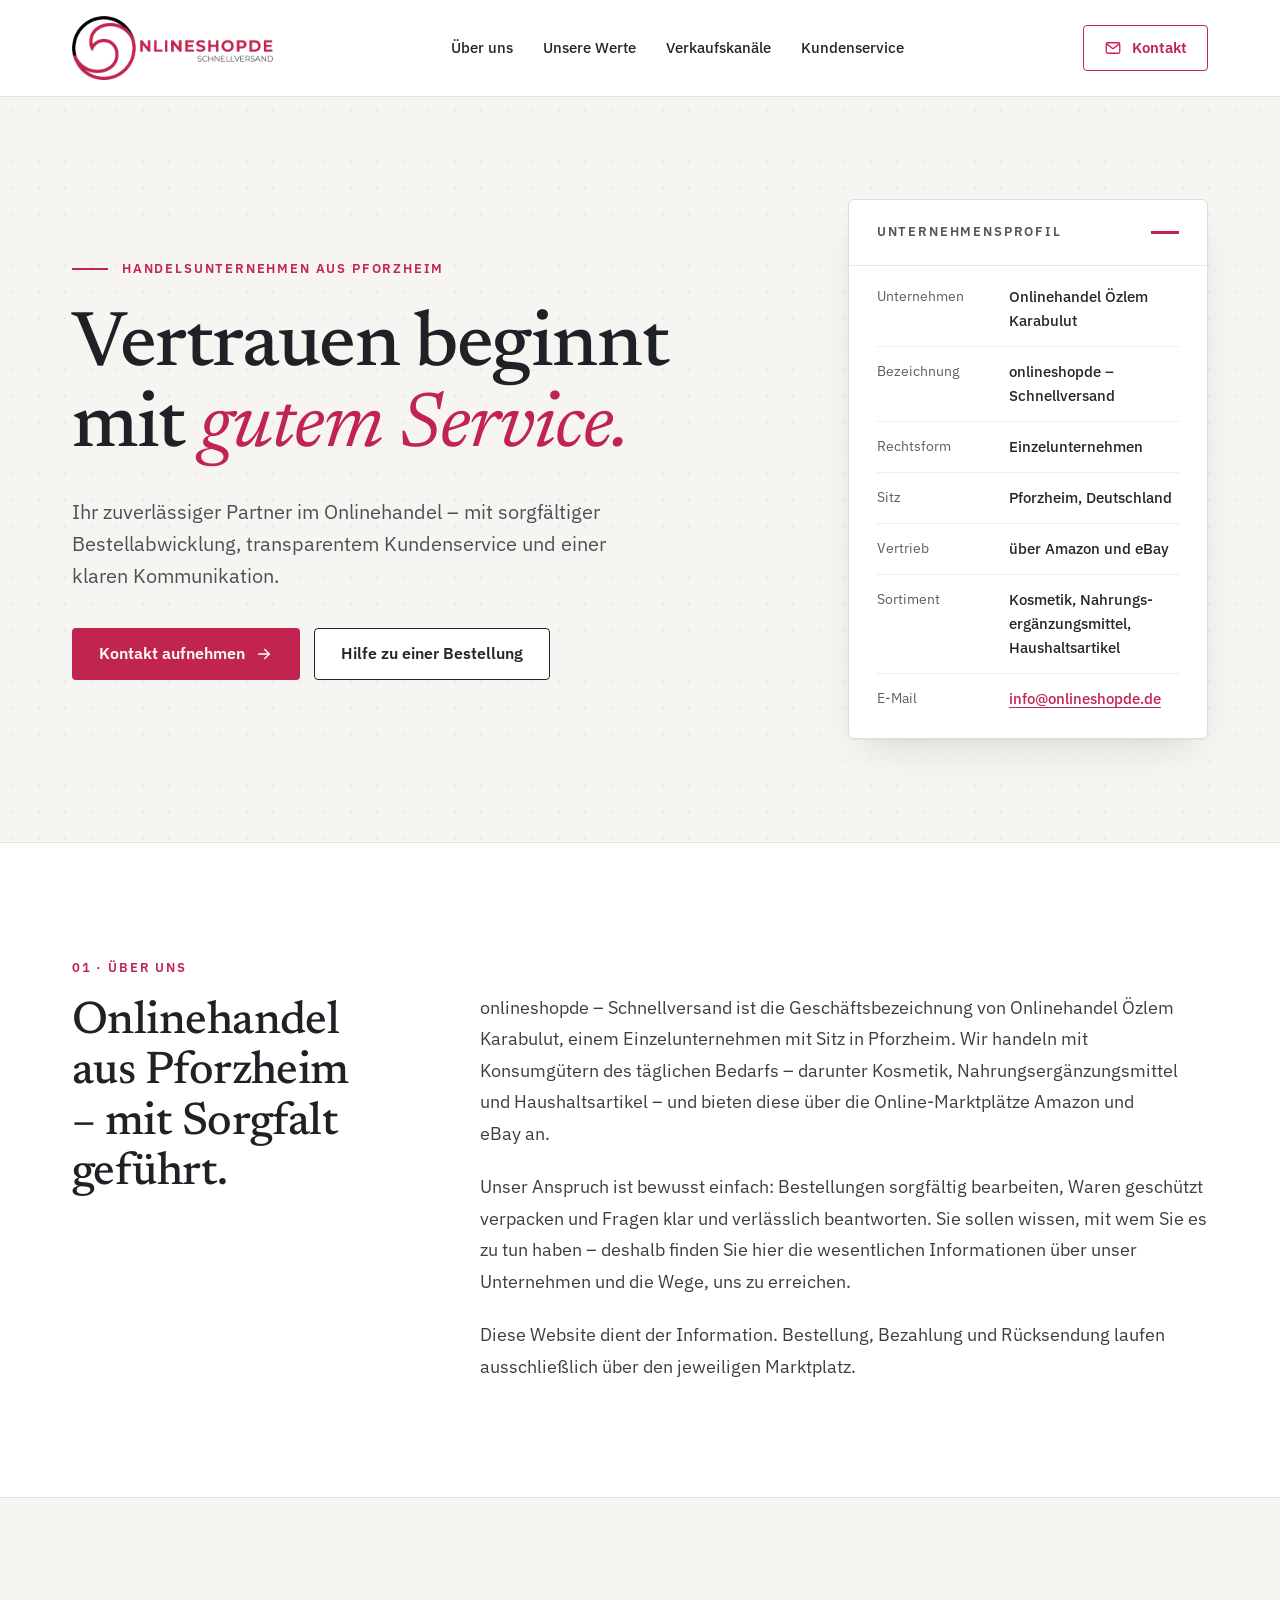
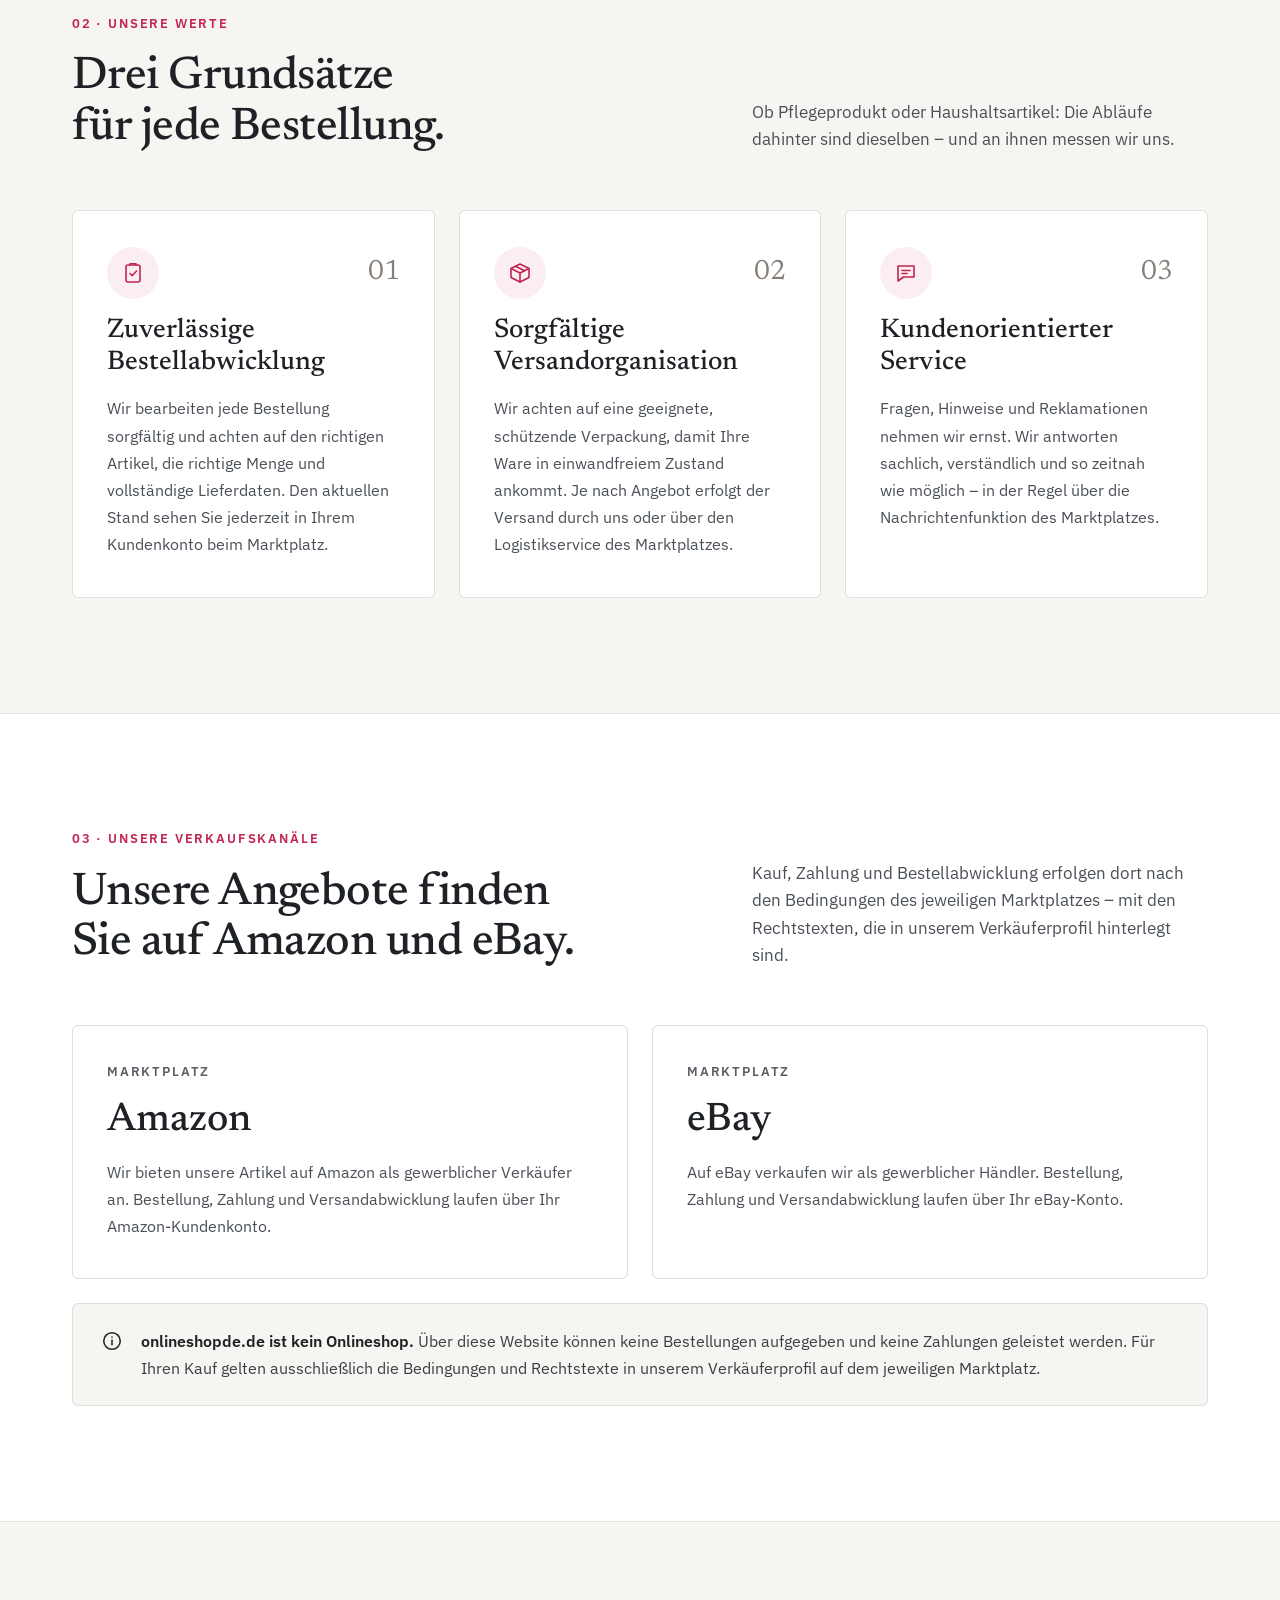
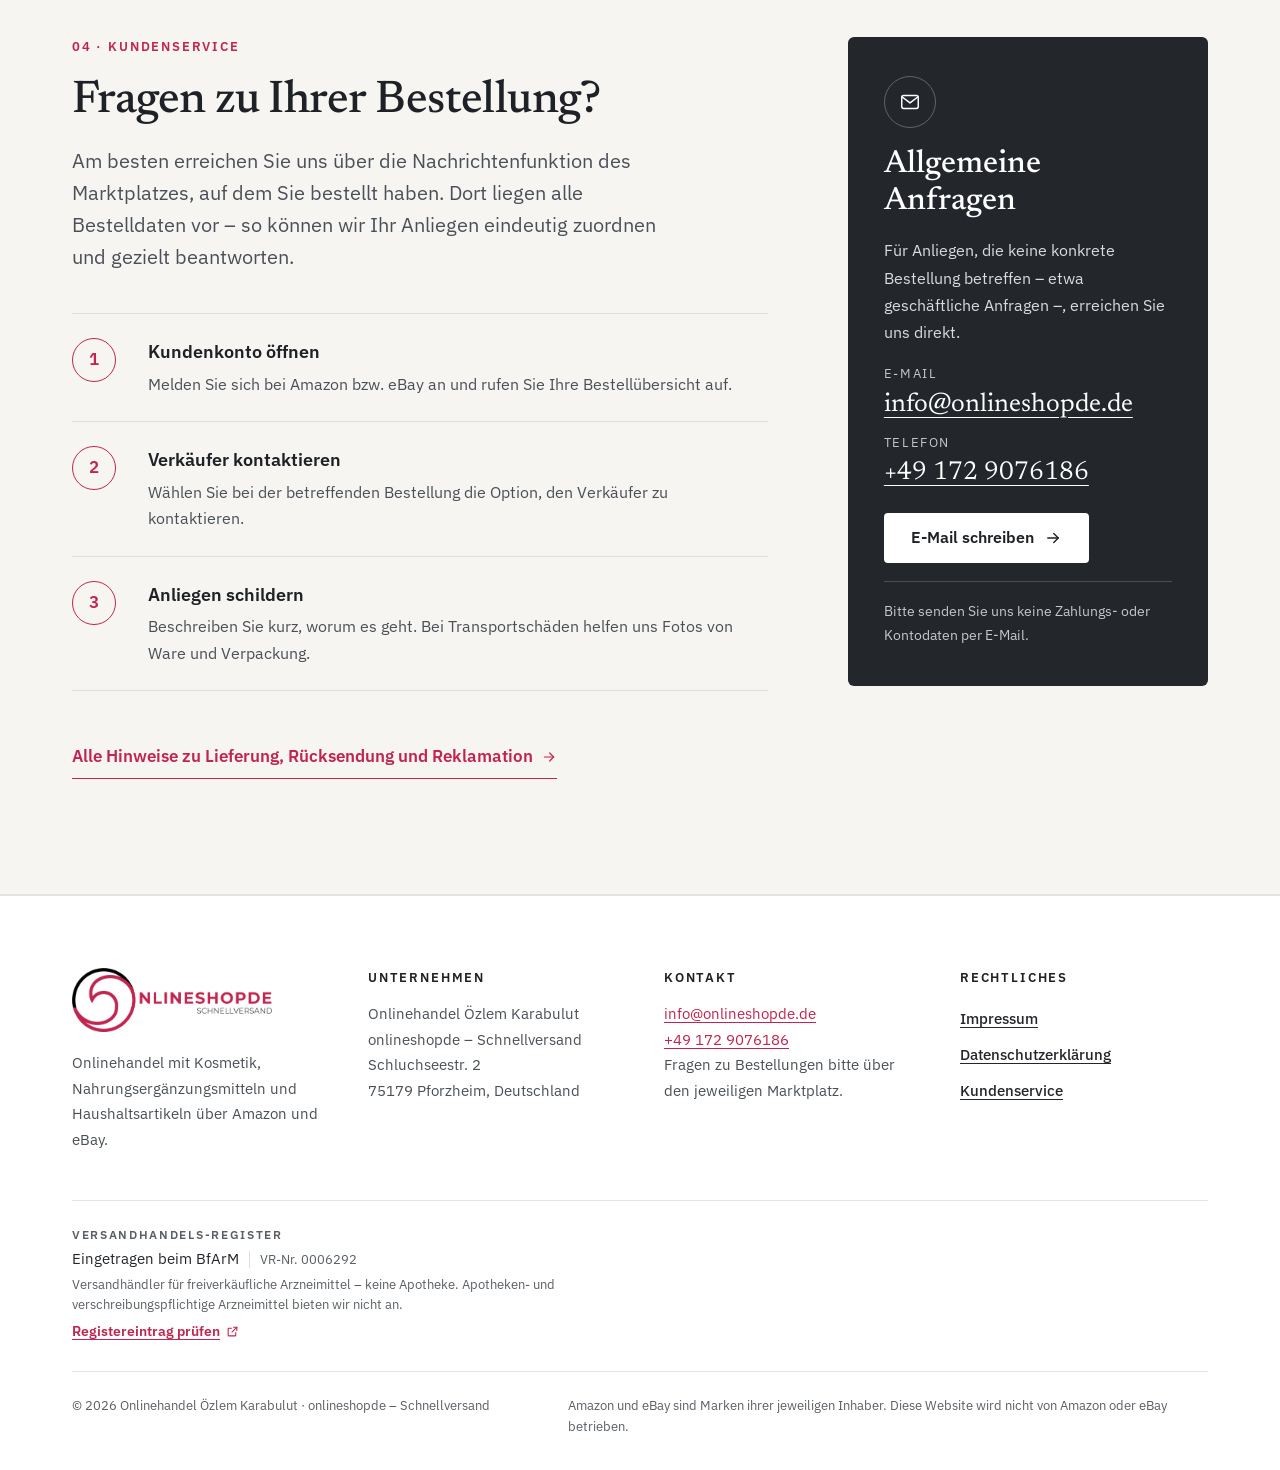
<file: index.html>
<!DOCTYPE html>
<html lang="de">
<head>
<meta charset="utf-8">
<meta name="viewport" content="width=device-width, initial-scale=1">
<title>onlineshopde – Schnellversand | Onlinehandel aus Pforzheim</title>
<meta name="description" content="onlineshopde – Schnellversand: Einzelunternehmen aus Pforzheim für Kosmetik, Nahrungsergänzungsmittel und Haushaltsartikel – erhältlich über Amazon und eBay. Kontakt und Kundenservice.">
<link rel="canonical" href="https://www.onlineshopde.de/">
<meta name="theme-color" content="#c1254f">
<link rel="icon" href="favicon.ico" sizes="48x48">
<link rel="icon" href="assets/img/favicon-32.png" type="image/png" sizes="32x32">
<link rel="apple-touch-icon" href="assets/img/apple-touch-icon.png">
<meta property="og:type" content="website">
<meta property="og:locale" content="de_DE">
<meta property="og:site_name" content="onlineshopde – Schnellversand">
<meta property="og:title" content="onlineshopde – Schnellversand | Onlinehandel aus Pforzheim">
<meta property="og:description" content="onlineshopde – Schnellversand: Einzelunternehmen aus Pforzheim für Kosmetik, Nahrungsergänzungsmittel und Haushaltsartikel – erhältlich über Amazon und eBay. Kontakt und Kundenservice.">
<meta property="og:url" content="https://www.onlineshopde.de/">
<meta property="og:image" content="https://www.onlineshopde.de/assets/img/og-image.png">
<meta property="og:image:width" content="1200">
<meta property="og:image:height" content="630">
<link rel="preload" href="assets/fonts/newsreader-latin-wght-normal.woff2" as="font" type="font/woff2" crossorigin>
<link rel="preload" href="assets/fonts/ibm-plex-sans-latin-400-normal.woff2" as="font" type="font/woff2" crossorigin>
<link rel="stylesheet" href="assets/css/style.css">
<script type="application/ld+json">
{"@context":"https://schema.org","@type":"Organization","name":"Onlinehandel Özlem Karabulut","alternateName":"onlineshopde – Schnellversand","url":"https://www.onlineshopde.de/","logo":"https://www.onlineshopde.de/assets/img/logo-onlineshopde.png","email":"info@onlineshopde.de","telephone":"+49 172 9076186","address":{"@type":"PostalAddress","streetAddress":"Schluchseestr. 2","postalCode":"75179","addressLocality":"Pforzheim","addressCountry":"DE"}}
</script>
</head>
<body>
<a class="skip-link" href="#inhalt">Zum Inhalt springen</a>
<header class="site-header">
<div class="container header-inner">
<a class="brand" href="index.html"><img src="assets/img/logo-onlineshopde.png" width="527" height="168" alt="onlineshopde Schnellversand – zur Startseite"></a>
<nav class="nav-main" aria-label="Hauptnavigation">
<ul>
<li><a href="index.html#ueber-uns">Über uns</a></li>
<li><a href="index.html#werte">Unsere Werte</a></li>
<li><a href="index.html#verkaufskanaele">Verkaufskanäle</a></li>
<li><a href="kundenservice.html">Kundenservice</a></li>
</ul>
</nav>
<a class="btn btn-outline header-contact" href="kundenservice.html#kontakt"><svg width="18" height="18" viewBox="0 0 24 24" fill="none" stroke="currentColor" stroke-width="1.7" stroke-linecap="round" stroke-linejoin="round" aria-hidden="true" focusable="false"><rect x="3" y="5" width="18" height="14" rx="2"/><path d="M3.5 6.5l8.5 6.5 8.5-6.5"/></svg>Kontakt</a>
<details class="nav-mobile">
<summary><svg width="20" height="20" viewBox="0 0 24 24" fill="none" stroke="currentColor" stroke-width="1.8" stroke-linecap="round" stroke-linejoin="round" aria-hidden="true" focusable="false"><path d="M4 7h16"/><path d="M4 12h16"/><path d="M4 17h16"/></svg>Menü</summary>
<nav class="nav-mobile-panel" aria-label="Hauptnavigation (mobil)">
<ul>
<li><a href="index.html#ueber-uns">Über uns</a></li>
<li><a href="index.html#werte">Unsere Werte</a></li>
<li><a href="index.html#verkaufskanaele">Verkaufskanäle</a></li>
<li><a href="kundenservice.html">Kundenservice</a></li>
<li><a href="kundenservice.html#kontakt">Kontakt</a></li>
</ul>
</nav>
</details>
</div>
</header>
<main id="inhalt">

<section class="hero" aria-labelledby="hero-titel">
<div class="container hero-inner">
<div class="hero-copy">
<p class="eyebrow eyebrow-line">Handelsunternehmen aus Pforzheim</p>
<h1 id="hero-titel" class="h-display">Vertrauen beginnt mit <em>gutem Service.</em></h1>
<p class="lead">Ihr zuverlässiger Partner im Onlinehandel – mit sorgfältiger Bestellabwicklung, transparentem Kundenservice und einer klaren Kommunikation.</p>
<div class="hero-actions">
<a class="btn btn-primary" href="kundenservice.html#kontakt">Kontakt aufnehmen<svg width="18" height="18" viewBox="0 0 24 24" fill="none" stroke="currentColor" stroke-width="1.8" stroke-linecap="round" stroke-linejoin="round" aria-hidden="true" focusable="false"><path d="M5 12h14"/><path d="M13 6l6 6-6 6"/></svg></a>
<a class="btn btn-secondary" href="kundenservice.html">Hilfe zu einer Bestellung</a>
</div>
</div>
<aside class="profile-card" aria-labelledby="profil-titel">
<div class="profile-card-head"><h2 id="profil-titel">Unternehmensprofil</h2><span aria-hidden="true"></span></div>
<dl>
<div><dt>Unternehmen</dt><dd>Onlinehandel Özlem Karabulut</dd></div>
<div><dt>Bezeichnung</dt><dd>onlineshopde – Schnellversand</dd></div>
<div><dt>Rechtsform</dt><dd>Einzelunternehmen</dd></div>
<div><dt>Sitz</dt><dd>Pforzheim, Deutschland</dd></div>
<div><dt>Vertrieb</dt><dd>über Amazon und eBay</dd></div>
<div><dt>Sortiment</dt><dd>Kosmetik, Nahrungs&shy;ergänzungs&shy;mittel, Haushalts&shy;artikel</dd></div>
<div><dt>E-Mail</dt><dd><a href="mailto:info@onlineshopde.de">info@onlineshopde.de</a></dd></div>
</dl>
</aside>
</div>
</section>

<section id="ueber-uns" class="section" aria-labelledby="ueber-uns-titel">
<div class="container about">
<div class="stack">
<p class="eyebrow">01 · Über uns</p>
<h2 id="ueber-uns-titel" class="h-section">Onlinehandel aus Pforzheim – mit Sorgfalt geführt.</h2>
</div>
<div class="stack about-text">
<p>onlineshopde – Schnellversand ist die Geschäftsbezeichnung von Onlinehandel Özlem Karabulut, einem Einzelunternehmen mit Sitz in Pforzheim. Wir handeln mit Konsumgütern des täglichen Bedarfs – darunter Kosmetik, Nahrungsergänzungsmittel und Haushaltsartikel – und bieten diese über die Online-Marktplätze Amazon und eBay an.</p>
<p>Unser Anspruch ist bewusst einfach: Bestellungen sorgfältig bearbeiten, Waren geschützt verpacken und Fragen klar und verlässlich beantworten. Sie sollen wissen, mit wem Sie es zu tun haben – deshalb finden Sie hier die wesentlichen Informationen über unser Unternehmen und die Wege, uns zu erreichen.</p>
<p>Diese Website dient der Information. Bestellung, Bezahlung und Rücksendung laufen ausschließlich über den jeweiligen Marktplatz.</p>
</div>
</div>
</section>

<section id="werte" class="section section-alt" aria-labelledby="werte-titel">
<div class="container">
<div class="section-head">
<div class="stack">
<p class="eyebrow">02 · Unsere Werte</p>
<h2 id="werte-titel" class="h-section">Drei Grundsätze für jede Bestellung.</h2>
</div>
<p>Ob Pflegeprodukt oder Haushaltsartikel: Die Abläufe dahinter sind dieselben – und an ihnen messen wir uns.</p>
</div>
<div class="grid-cards">
<article class="card">
<div class="card-top"><span class="icon-circle"><svg width="24" height="24" viewBox="0 0 24 24" fill="none" stroke="currentColor" stroke-width="1.6" stroke-linecap="round" stroke-linejoin="round" aria-hidden="true" focusable="false"><rect x="5" y="4" width="14" height="17" rx="2"/><path d="M9 4V2.8h6V4"/><path d="M9 12.5l2.2 2.2L15.5 10"/></svg></span><span class="card-num" aria-hidden="true">01</span></div>
<h3 class="h-card">Zuverlässige Bestellabwicklung</h3>
<p class="text-body">Wir bearbeiten jede Bestellung sorgfältig und achten auf den richtigen Artikel, die richtige Menge und vollständige Lieferdaten. Den aktuellen Stand sehen Sie jederzeit in Ihrem Kundenkonto beim Marktplatz.</p>
</article>
<article class="card">
<div class="card-top"><span class="icon-circle"><svg width="24" height="24" viewBox="0 0 24 24" fill="none" stroke="currentColor" stroke-width="1.6" stroke-linecap="round" stroke-linejoin="round" aria-hidden="true" focusable="false"><path d="M3 7.5L12 3l9 4.5v9L12 21l-9-4.5z"/><path d="M3 7.5l9 4.5 9-4.5"/><path d="M12 12v9"/><path d="M7.5 5.25l9 4.5"/></svg></span><span class="card-num" aria-hidden="true">02</span></div>
<h3 class="h-card">Sorgfältige Versandorganisation</h3>
<p class="text-body">Wir achten auf eine geeignete, schützende Verpackung, damit Ihre Ware in einwandfreiem Zustand ankommt. Je nach Angebot erfolgt der Versand durch uns oder über den Logistikservice des Marktplatzes.</p>
</article>
<article class="card">
<div class="card-top"><span class="icon-circle"><svg width="24" height="24" viewBox="0 0 24 24" fill="none" stroke="currentColor" stroke-width="1.6" stroke-linecap="round" stroke-linejoin="round" aria-hidden="true" focusable="false"><path d="M4 5h16v11H9.5L4 20z"/><path d="M8 9.5h8"/><path d="M8 12.5h5"/></svg></span><span class="card-num" aria-hidden="true">03</span></div>
<h3 class="h-card">Kundenorientierter Service</h3>
<p class="text-body">Fragen, Hinweise und Reklamationen nehmen wir ernst. Wir antworten sachlich, verständlich und so zeitnah wie möglich – in der Regel über die Nachrichtenfunktion des Marktplatzes.</p>
</article>
</div>
</div>
</section>

<section id="verkaufskanaele" class="section" aria-labelledby="kanaele-titel">
<div class="container">
<div class="section-head">
<div class="stack">
<p class="eyebrow">03 · Unsere Verkaufskanäle</p>
<h2 id="kanaele-titel" class="h-section">Unsere Angebote finden Sie auf Amazon und eBay.</h2>
</div>
<p>Kauf, Zahlung und Bestellabwicklung erfolgen dort nach den Bedingungen des jeweiligen Marktplatzes – mit den Rechtstexten, die in unserem Verkäuferprofil hinterlegt sind.</p>
</div>
<div class="grid-cards two">
<article class="card">
<p class="card-label">Marktplatz</p>
<h3 class="card-title-lg">Amazon</h3>
<p class="text-body">Wir bieten unsere Artikel auf Amazon als gewerblicher Verkäufer an. Bestellung, Zahlung und Versandabwicklung laufen über Ihr Amazon-Kundenkonto.</p>
</article>
<article class="card">
<p class="card-label">Marktplatz</p>
<h3 class="card-title-lg">eBay</h3>
<p class="text-body">Auf eBay verkaufen wir als gewerblicher Händler. Bestellung, Zahlung und Versandabwicklung laufen über Ihr eBay-Konto.</p>
</article>
</div>
<div class="note" role="note">
<svg width="22" height="22" viewBox="0 0 24 24" fill="none" stroke="currentColor" stroke-width="1.7" stroke-linecap="round" stroke-linejoin="round" aria-hidden="true" focusable="false"><circle cx="12" cy="12" r="9"/><path d="M12 11v5"/><path d="M12 7.6v.4"/></svg>
<p><strong>onlineshopde.de ist kein Onlineshop.</strong> Über diese Website können keine Bestellungen aufgegeben und keine Zahlungen geleistet werden. Für Ihren Kauf gelten ausschließlich die Bedingungen und Rechtstexte in unserem Verkäuferprofil auf dem jeweiligen Marktplatz.</p>
</div>
</div>
</section>

<section id="kundenservice" class="section section-alt" aria-labelledby="service-titel">
<div class="container service">
<div class="stack service-main">
<div class="stack gap-18">
<p class="eyebrow">04 · Kundenservice</p>
<h2 id="service-titel" class="h-section">Fragen zu Ihrer Bestellung?</h2>
<p class="lead measure">Am besten erreichen Sie uns über die Nachrichtenfunktion des Marktplatzes, auf dem Sie bestellt haben. Dort liegen alle Bestelldaten vor – so können wir Ihr Anliegen eindeutig zuordnen und gezielt beantworten.</p>
</div>
<ol class="steps">
<li><div><h3>Kundenkonto öffnen</h3><p>Melden Sie sich bei Amazon bzw. eBay an und rufen Sie Ihre Bestellübersicht auf.</p></div></li>
<li><div><h3>Verkäufer kontaktieren</h3><p>Wählen Sie bei der betreffenden Bestellung die Option, den Verkäufer zu kontaktieren.</p></div></li>
<li><div><h3>Anliegen schildern</h3><p>Beschreiben Sie kurz, worum es geht. Bei Transportschäden helfen uns Fotos von Ware und Verpackung.</p></div></li>
</ol>
<a class="link-arrow" href="kundenservice.html">Alle Hinweise zu Lieferung, Rücksendung und Reklamation<svg width="16" height="16" viewBox="0 0 24 24" fill="none" stroke="currentColor" stroke-width="1.8" stroke-linecap="round" stroke-linejoin="round" aria-hidden="true" focusable="false"><path d="M5 12h14"/><path d="M13 6l6 6-6 6"/></svg></a>
</div>
<aside class="contact-card" aria-labelledby="kontakt-titel">
<span class="icon-ring"><svg width="22" height="22" viewBox="0 0 24 24" fill="none" stroke="currentColor" stroke-width="1.6" stroke-linecap="round" stroke-linejoin="round" aria-hidden="true" focusable="false"><rect x="3" y="5" width="18" height="14" rx="2"/><path d="M3.5 6.5l8.5 6.5 8.5-6.5"/></svg></span>
<h2 id="kontakt-titel">Allgemeine Anfragen</h2>
<p>Für Anliegen, die keine konkrete Bestellung betreffen – etwa geschäftliche Anfragen –, erreichen Sie uns direkt.</p>
<ul class="contact-list">
<li><span class="label">E-Mail</span><a href="mailto:info@onlineshopde.de">info@onlineshopde.de</a></li>
<li><span class="label">Telefon</span><a href="tel:+491729076186">+49&nbsp;172&nbsp;9076186</a></li>
</ul>
<a class="btn btn-light self-start" href="mailto:info@onlineshopde.de">E-Mail schreiben<svg width="18" height="18" viewBox="0 0 24 24" fill="none" stroke="currentColor" stroke-width="1.8" stroke-linecap="round" stroke-linejoin="round" aria-hidden="true" focusable="false"><path d="M5 12h14"/><path d="M13 6l6 6-6 6"/></svg></a>
<p class="fine">Bitte senden Sie uns keine Zahlungs- oder Kontodaten per E-Mail.</p>
</aside>
</div>
</section>

</main>
<footer class="site-footer">
<div class="container">
<div class="footer-grid">
<div class="footer-brand">
<img src="assets/img/logo-onlineshopde.png" width="527" height="168" alt="onlineshopde Schnellversand" loading="lazy">
<p>Onlinehandel mit Kosmetik, Nahrungsergänzungsmitteln und Haushaltsartikeln über Amazon und eBay.</p>
</div>
<div>
<h2>Unternehmen</h2>
<address>Onlinehandel Özlem Karabulut<br>onlineshopde – Schnellversand<br>Schluchseestr. 2<br>75179 Pforzheim, Deutschland</address>
</div>
<div>
<h2>Kontakt</h2>
<p><a href="mailto:info@onlineshopde.de">info@onlineshopde.de</a><br><a href="tel:+491729076186">+49&nbsp;172&nbsp;9076186</a><br>Fragen zu Bestellungen bitte über den jeweiligen Marktplatz.</p>
</div>
<nav aria-label="Rechtliches und Service">
<h2>Rechtliches</h2>
<ul>
<li><a href="impressum.html">Impressum</a></li>
<li><a href="datenschutz.html">Datenschutzerklärung</a></li>
<li><a href="kundenservice.html">Kundenservice</a></li>
</ul>
</nav>
</div>
<section class="footer-trust" aria-labelledby="trust-title">
<div class="trust-head">
<h2 id="trust-title" class="trust-label">Versandhandels-Register</h2>
<p class="trust-main">Eingetragen beim <abbr title="Bundesinstitut für Arzneimittel und Medizinprodukte">BfArM</abbr><span class="trust-vr">VR-Nr.&nbsp;0006292</span></p>
</div>
<div class="trust-more">
<p class="trust-fine">Versandhändler für freiverkäufliche Arzneimittel – keine Apotheke. Apotheken- und verschreibungspflichtige Arzneimittel bieten wir nicht an.</p>
<a class="trust-link" href="https://versandhandel.dimdi.de/websearch/servlet/Gate?accessid=dimdi_var&amp;term=d771f5b88dc5ca26da51eb2feabcc47b" target="_blank" rel="noopener">Registereintrag prüfen<svg width="13" height="13" viewBox="0 0 24 24" fill="none" stroke="currentColor" stroke-width="2" stroke-linecap="round" stroke-linejoin="round" aria-hidden="true" focusable="false"><path d="M14 4h6v6"/><path d="M20 4l-9 9"/><path d="M18 14v5a1 1 0 0 1-1 1H5a1 1 0 0 1-1-1V7a1 1 0 0 1 1-1h5"/></svg><span class="visually-hidden"> (Seite des BfArM, öffnet in neuem Tab)</span></a>
</div>
<!-- Platz für das offizielle EU-Sicherheitslogo: ausschließlich Original-HTML-Code des BfArM, erst nach rechtlicher Klärung.
     Einfügen als <div class="trust-badge"> … BfArM-Code … </div> (Breite 121 px, Höhe proportional, Schutzzone per CSS) -->
</section>
<div class="footer-bottom">
<p>© 2026 Onlinehandel Özlem Karabulut · onlineshopde – Schnellversand</p>
<p>Amazon und eBay sind Marken ihrer jeweiligen Inhaber. Diese Website wird nicht von Amazon oder eBay betrieben.</p>
</div>
</div>
</footer>
</body>
</html>
</file>
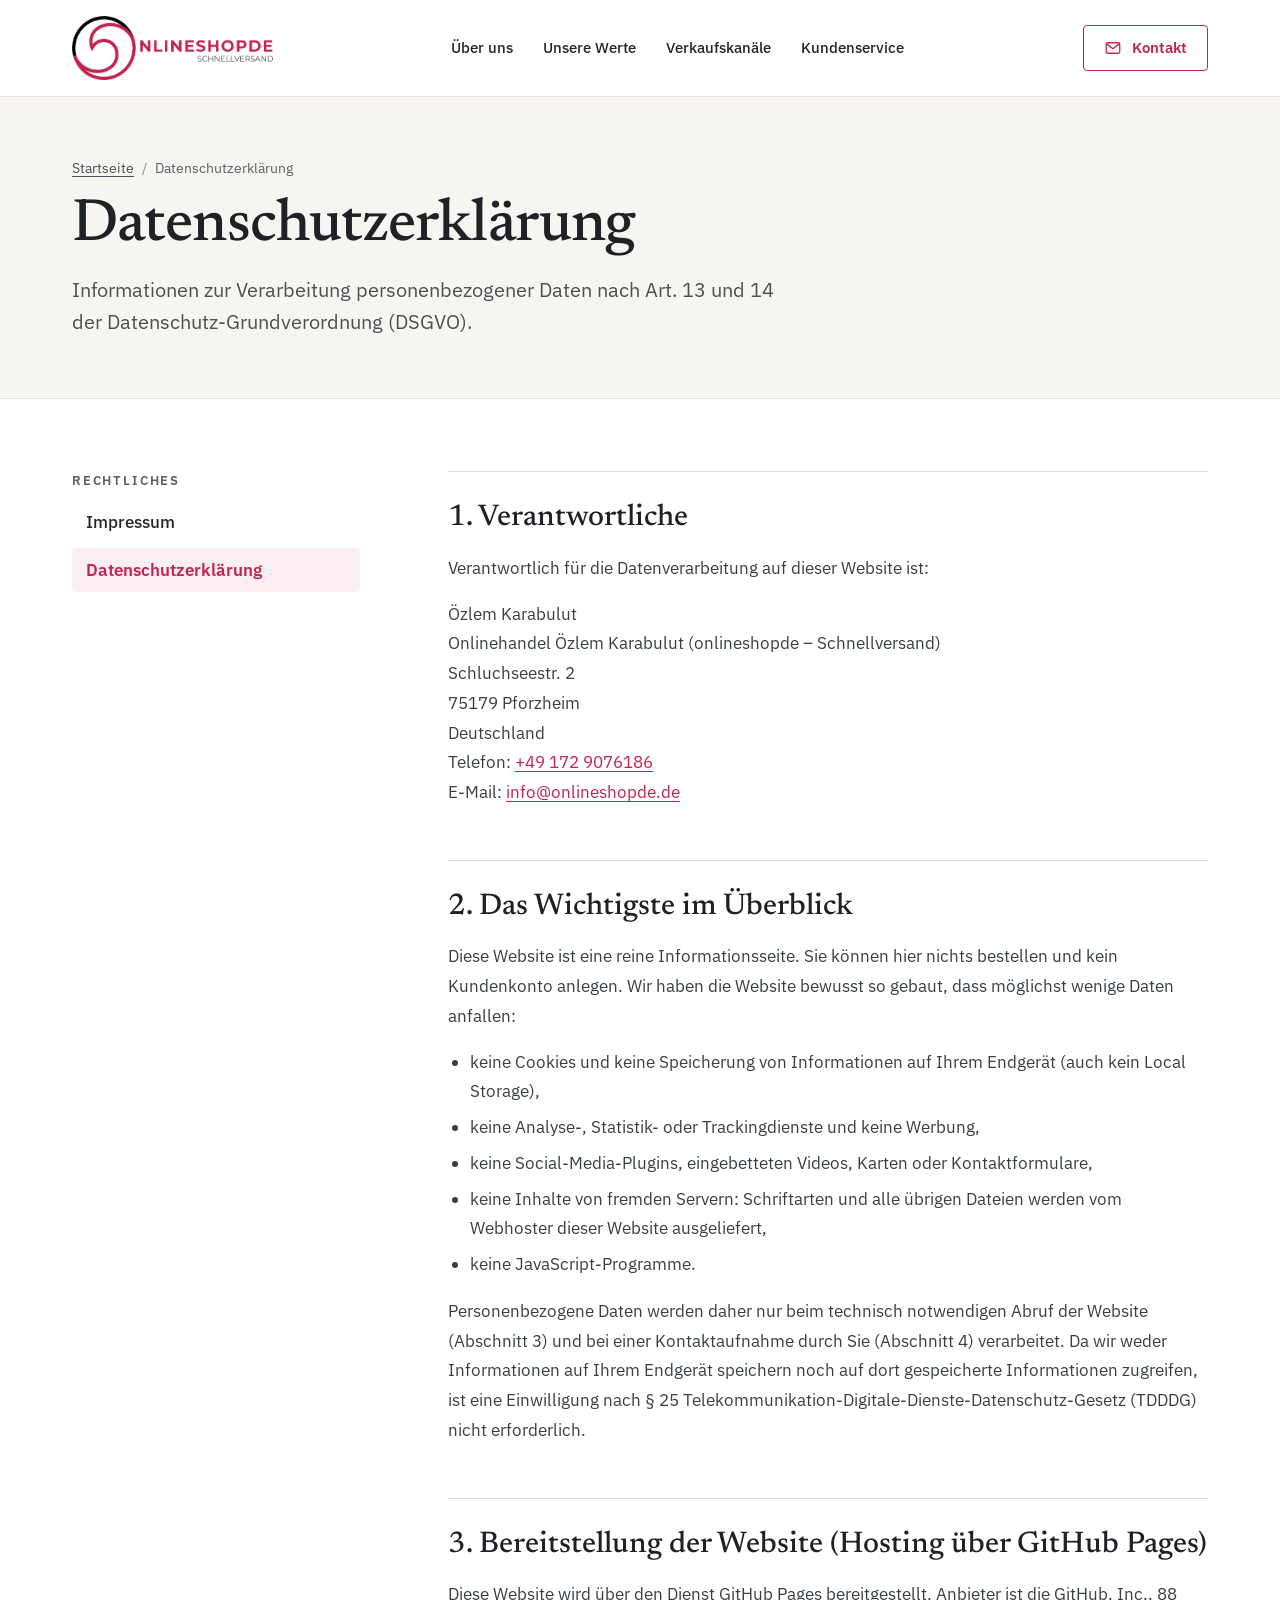
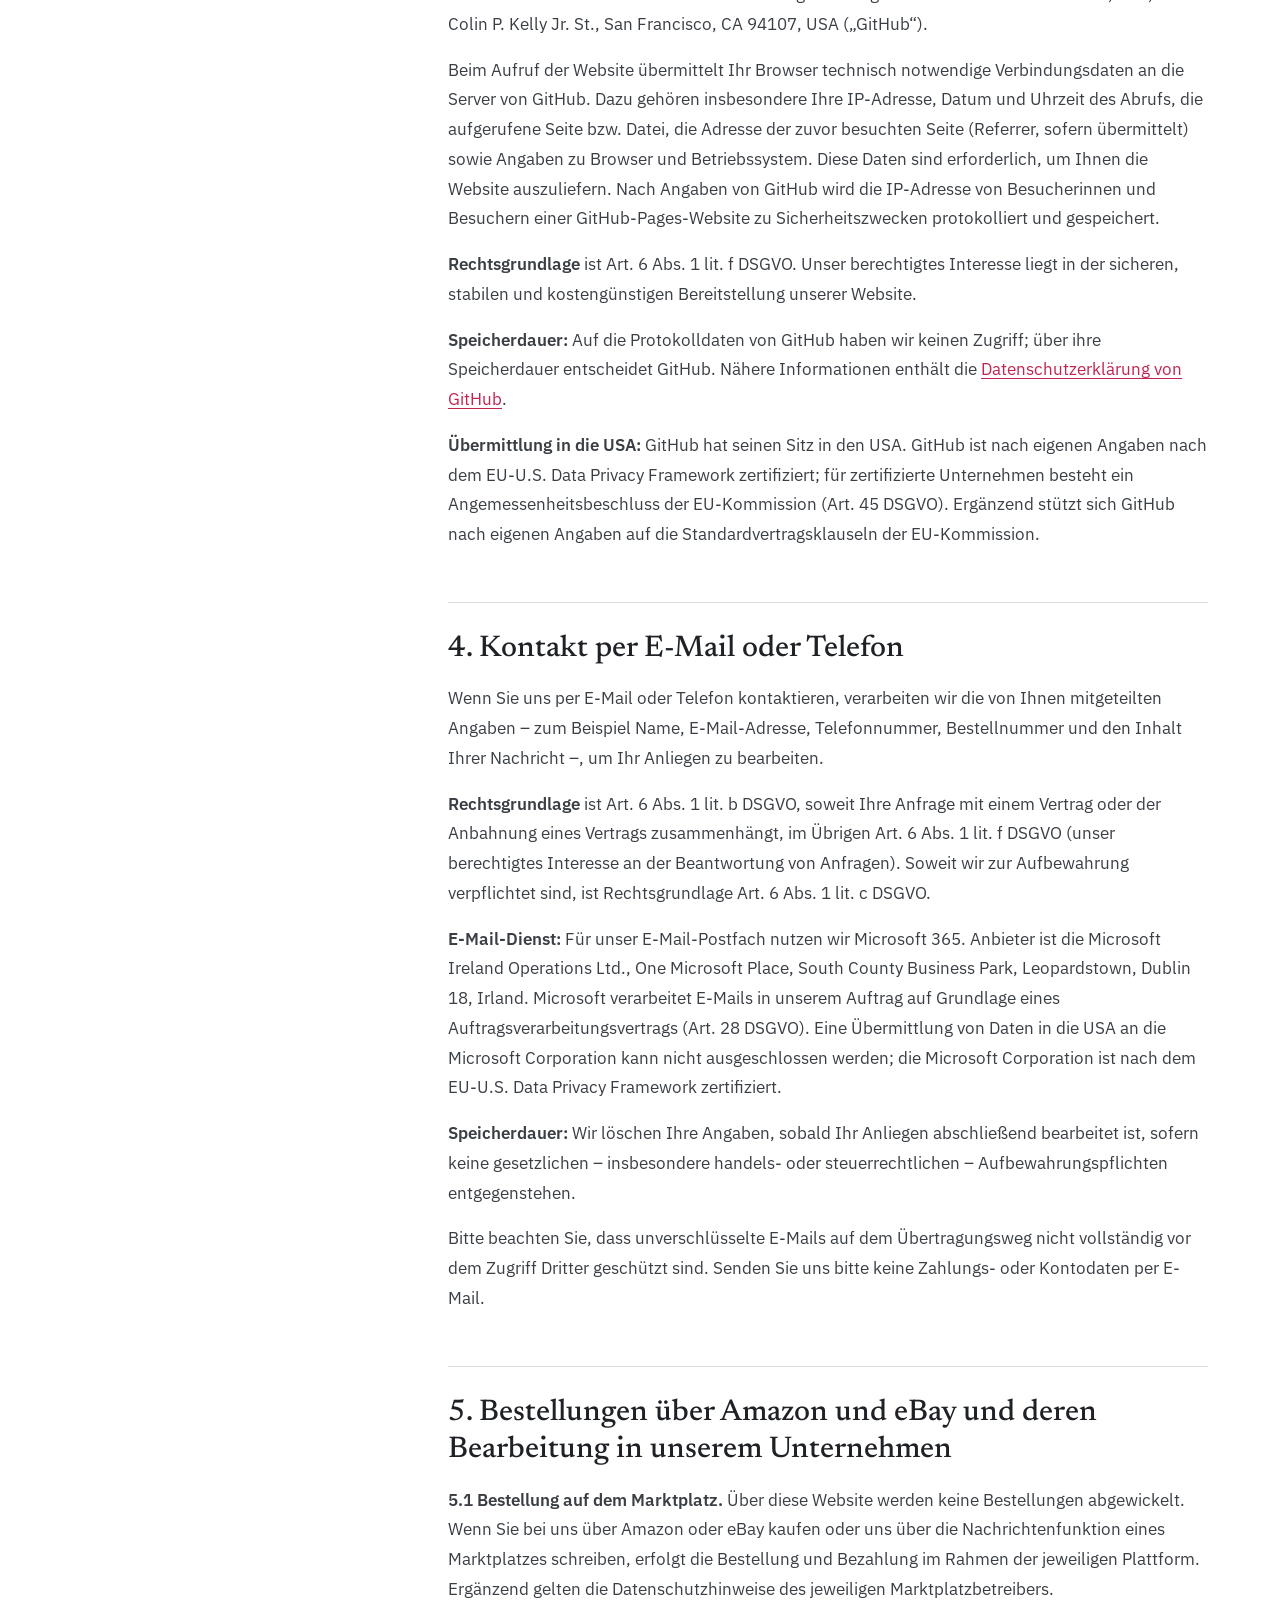
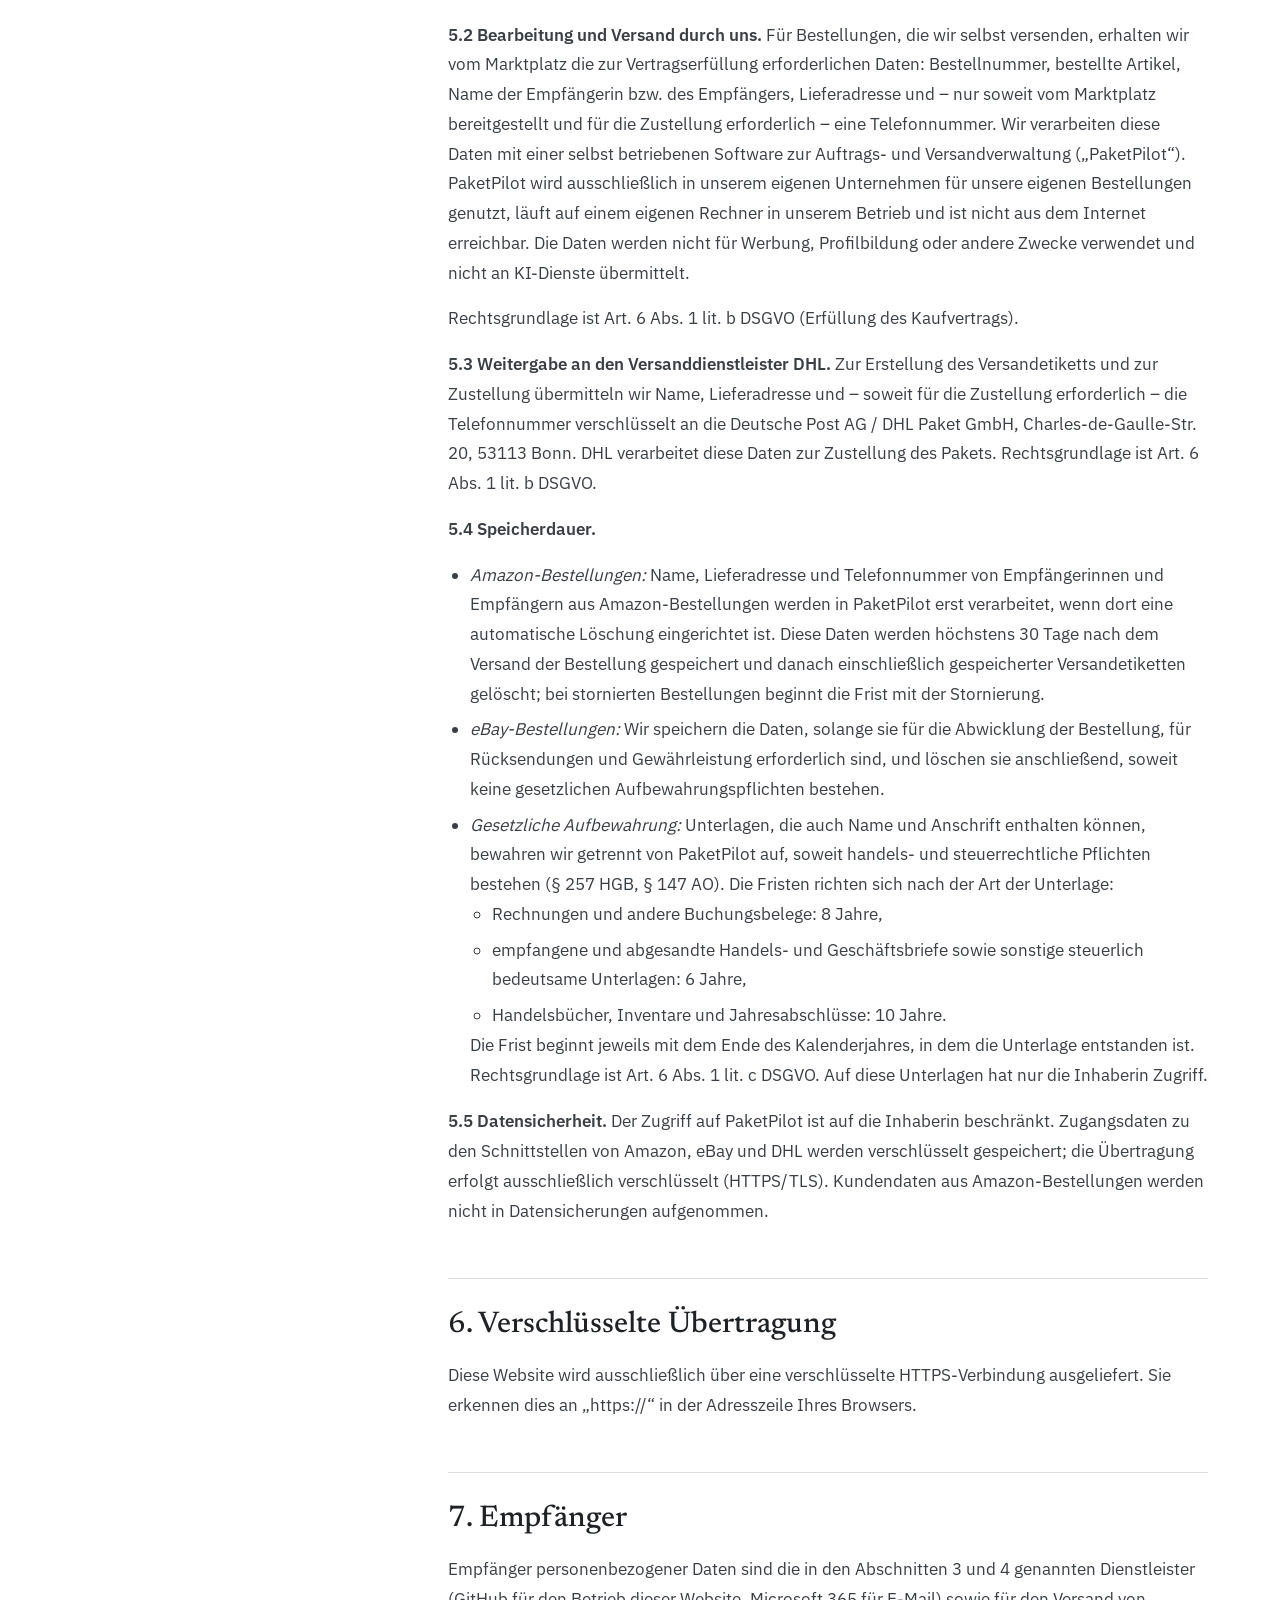
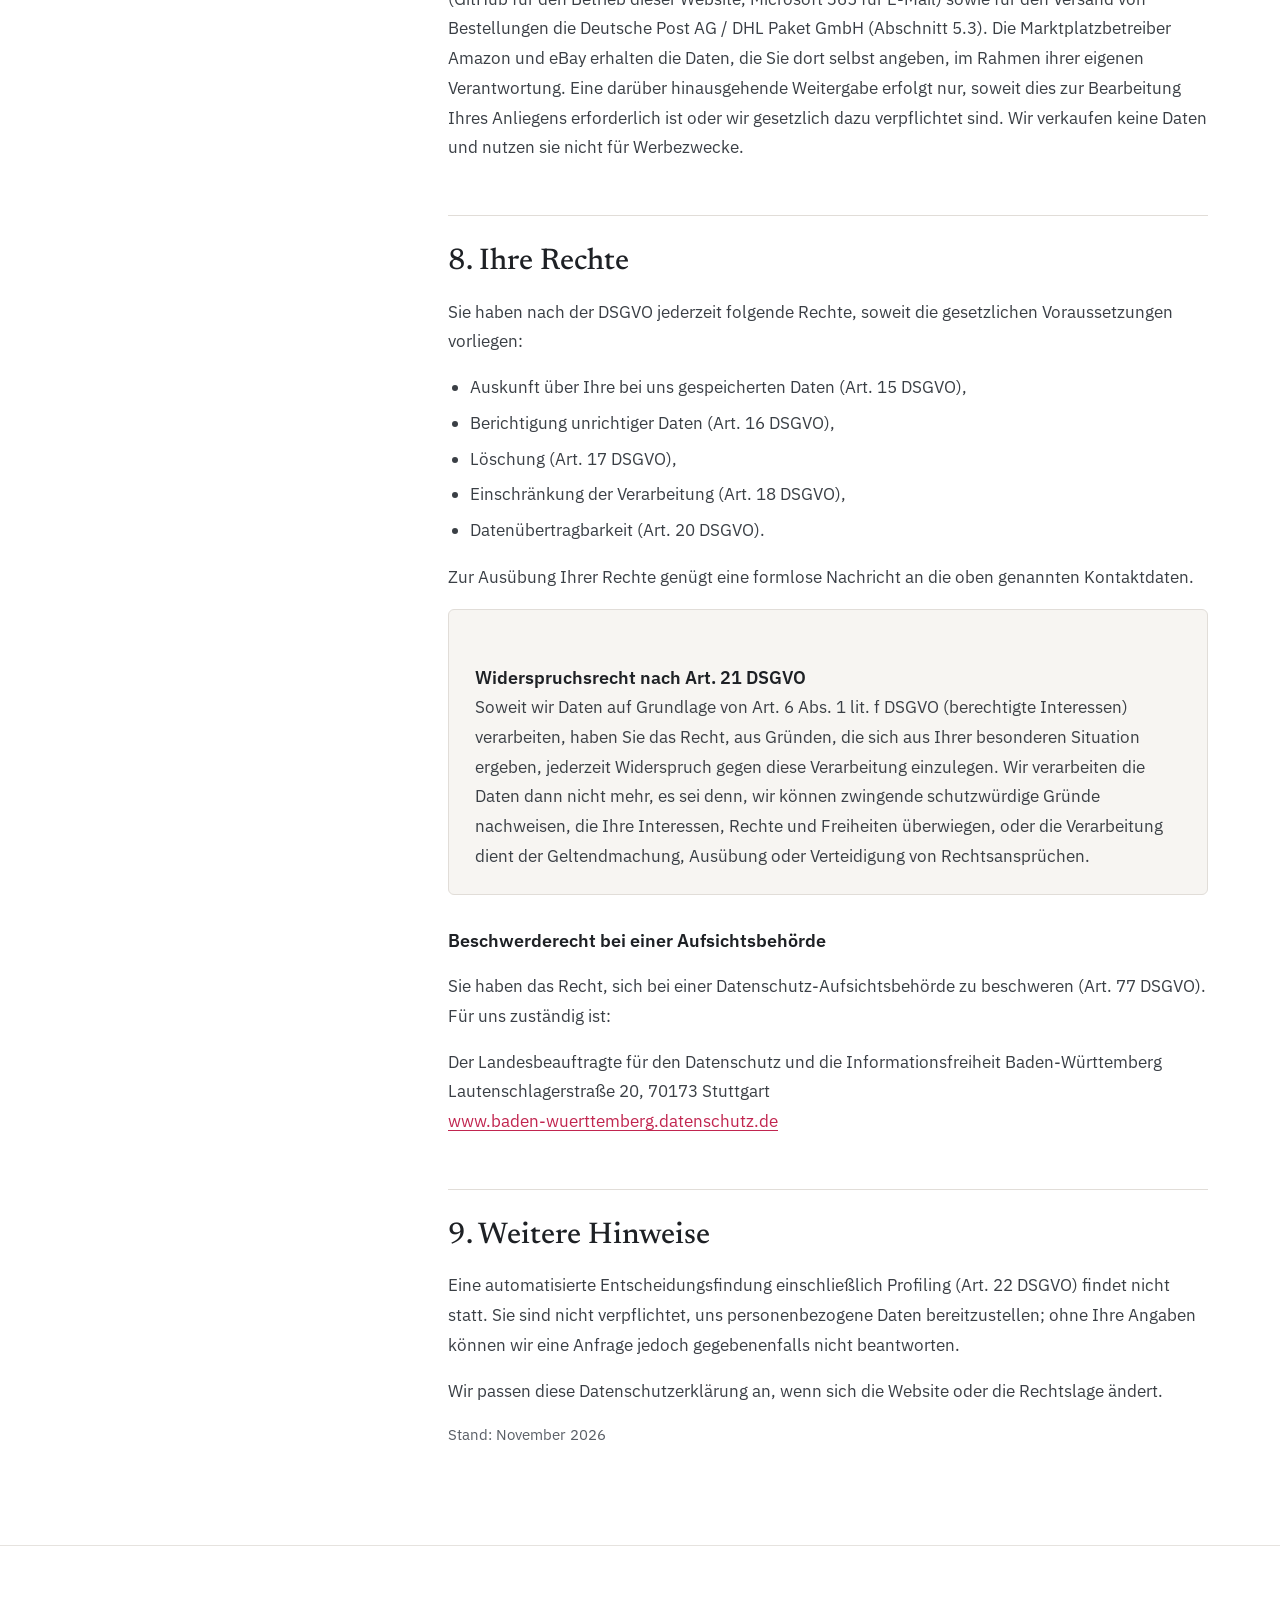
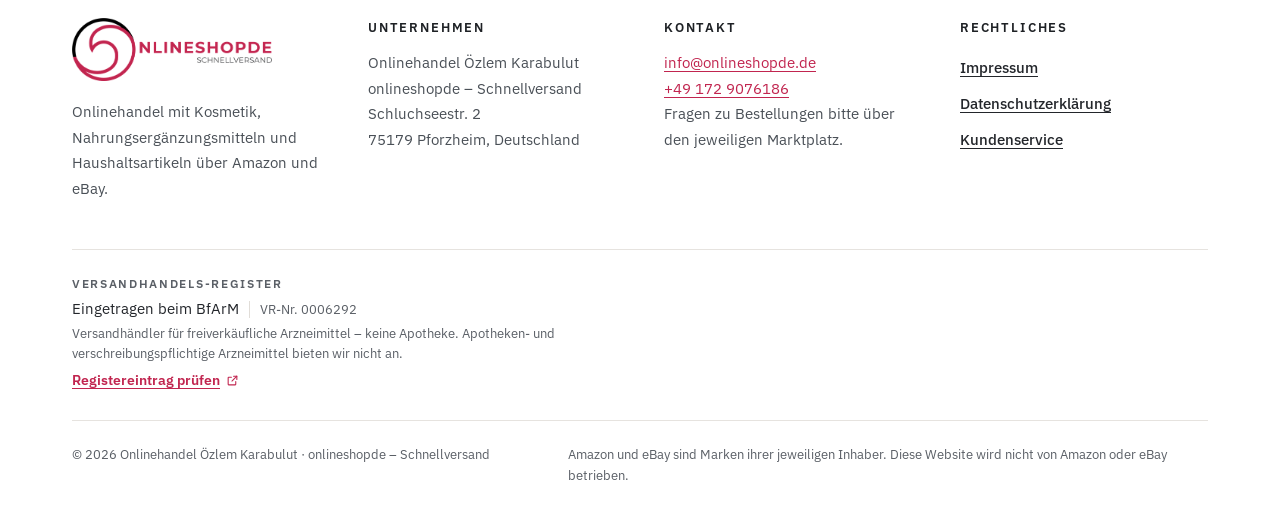
<file: datenschutz.html>
<!DOCTYPE html>
<html lang="de">
<head>
<meta charset="utf-8">
<meta name="viewport" content="width=device-width, initial-scale=1">
<title>Datenschutzerklärung | onlineshopde – Schnellversand</title>
<meta name="description" content="Datenschutzerklärung von onlineshopde – Schnellversand: Hosting über GitHub Pages, keine Cookies, kein Tracking, Kontakt per E-Mail und Telefon, Ihre Rechte nach der DSGVO.">
<link rel="canonical" href="https://www.onlineshopde.de/datenschutz.html">
<meta name="theme-color" content="#c1254f">
<link rel="icon" href="favicon.ico" sizes="48x48">
<link rel="icon" href="assets/img/favicon-32.png" type="image/png" sizes="32x32">
<link rel="apple-touch-icon" href="assets/img/apple-touch-icon.png">
<meta property="og:type" content="website">
<meta property="og:locale" content="de_DE">
<meta property="og:site_name" content="onlineshopde – Schnellversand">
<meta property="og:title" content="Datenschutzerklärung | onlineshopde – Schnellversand">
<meta property="og:description" content="Datenschutzerklärung von onlineshopde – Schnellversand: Hosting über GitHub Pages, keine Cookies, kein Tracking, Kontakt per E-Mail und Telefon, Ihre Rechte nach der DSGVO.">
<meta property="og:url" content="https://www.onlineshopde.de/datenschutz.html">
<meta property="og:image" content="https://www.onlineshopde.de/assets/img/og-image.png">
<meta property="og:image:width" content="1200">
<meta property="og:image:height" content="630">
<link rel="preload" href="assets/fonts/newsreader-latin-wght-normal.woff2" as="font" type="font/woff2" crossorigin>
<link rel="preload" href="assets/fonts/ibm-plex-sans-latin-400-normal.woff2" as="font" type="font/woff2" crossorigin>
<link rel="stylesheet" href="assets/css/style.css">
</head>
<body>
<a class="skip-link" href="#inhalt">Zum Inhalt springen</a>
<header class="site-header">
<div class="container header-inner">
<a class="brand" href="index.html"><img src="assets/img/logo-onlineshopde.png" width="527" height="168" alt="onlineshopde Schnellversand – zur Startseite"></a>
<nav class="nav-main" aria-label="Hauptnavigation">
<ul>
<li><a href="index.html#ueber-uns">Über uns</a></li>
<li><a href="index.html#werte">Unsere Werte</a></li>
<li><a href="index.html#verkaufskanaele">Verkaufskanäle</a></li>
<li><a href="kundenservice.html">Kundenservice</a></li>
</ul>
</nav>
<a class="btn btn-outline header-contact" href="kundenservice.html#kontakt"><svg width="18" height="18" viewBox="0 0 24 24" fill="none" stroke="currentColor" stroke-width="1.7" stroke-linecap="round" stroke-linejoin="round" aria-hidden="true" focusable="false"><rect x="3" y="5" width="18" height="14" rx="2"/><path d="M3.5 6.5l8.5 6.5 8.5-6.5"/></svg>Kontakt</a>
<details class="nav-mobile">
<summary><svg width="20" height="20" viewBox="0 0 24 24" fill="none" stroke="currentColor" stroke-width="1.8" stroke-linecap="round" stroke-linejoin="round" aria-hidden="true" focusable="false"><path d="M4 7h16"/><path d="M4 12h16"/><path d="M4 17h16"/></svg>Menü</summary>
<nav class="nav-mobile-panel" aria-label="Hauptnavigation (mobil)">
<ul>
<li><a href="index.html#ueber-uns">Über uns</a></li>
<li><a href="index.html#werte">Unsere Werte</a></li>
<li><a href="index.html#verkaufskanaele">Verkaufskanäle</a></li>
<li><a href="kundenservice.html">Kundenservice</a></li>
<li><a href="kundenservice.html#kontakt">Kontakt</a></li>
</ul>
</nav>
</details>
</div>
</header>
<main id="inhalt">
<div class="page-head">
<div class="container page-head-inner">
<nav class="breadcrumb" aria-label="Brotkrumen">
<ol>
<li><a href="index.html">Startseite</a></li>
<li aria-current="page">Datenschutzerklärung</li>
</ol>
</nav>
<h1 class="page-title">Datenschutz&shy;erklärung</h1>
<p class="lead">Informationen zur Verarbeitung personenbezogener Daten nach Art. 13 und 14 der Datenschutz-Grundverordnung (DSGVO).</p>
</div>
</div>
<div class="container legal-layout">
<nav class="legal-nav" aria-label="Rechtliche Informationen">
<p>Rechtliches</p>
<ul>
<li><a href="impressum.html">Impressum</a></li>
<li><a href="datenschutz.html" aria-current="page">Datenschutzerklärung</a></li>
</ul>
</nav>
<div class="legal-content prose">

<h2 id="ds-verantwortlich">1. Verantwortliche</h2>
<p>Verantwortlich für die Datenverarbeitung auf dieser Website ist:</p>
<address>Özlem Karabulut<br>Onlinehandel Özlem Karabulut (onlineshopde – Schnellversand)<br>Schluchseestr. 2<br>75179 Pforzheim<br>Deutschland<br>Telefon: <a href="tel:+491729076186">+49&nbsp;172&nbsp;9076186</a><br>E-Mail: <a href="mailto:info@onlineshopde.de">info@onlineshopde.de</a></address>

<h2 id="ds-ueberblick">2. Das Wichtigste im Überblick</h2>
<p>Diese Website ist eine reine Informationsseite. Sie können hier nichts bestellen und kein Kundenkonto anlegen. Wir haben die Website bewusst so gebaut, dass möglichst wenige Daten anfallen:</p>
<ul>
<li>keine Cookies und keine Speicherung von Informationen auf Ihrem Endgerät (auch kein Local Storage),</li>
<li>keine Analyse-, Statistik- oder Trackingdienste und keine Werbung,</li>
<li>keine Social-Media-Plugins, eingebetteten Videos, Karten oder Kontaktformulare,</li>
<li>keine Inhalte von fremden Servern: Schriftarten und alle übrigen Dateien werden vom Webhoster dieser Website ausgeliefert,</li>
<li>keine JavaScript-Programme.</li>
</ul>
<p>Personenbezogene Daten werden daher nur beim technisch notwendigen Abruf der Website (Abschnitt 3) und bei einer Kontaktaufnahme durch Sie (Abschnitt 4) verarbeitet. Da wir weder Informationen auf Ihrem Endgerät speichern noch auf dort gespeicherte Informationen zugreifen, ist eine Einwilligung nach §&nbsp;25 Telekommunikation-Digitale-Dienste-Datenschutz-Gesetz (TDDDG) nicht erforderlich.</p>

<h2 id="ds-hosting">3. Bereitstellung der Website (Hosting über GitHub Pages)</h2>
<p>Diese Website wird über den Dienst GitHub Pages bereitgestellt. Anbieter ist die GitHub, Inc., 88 Colin P. Kelly Jr. St., San Francisco, CA 94107, USA („GitHub“).</p>
<p>Beim Aufruf der Website übermittelt Ihr Browser technisch notwendige Verbindungsdaten an die Server von GitHub. Dazu gehören insbesondere Ihre IP-Adresse, Datum und Uhrzeit des Abrufs, die aufgerufene Seite bzw. Datei, die Adresse der zuvor besuchten Seite (Referrer, sofern übermittelt) sowie Angaben zu Browser und Betriebssystem. Diese Daten sind erforderlich, um Ihnen die Website auszuliefern. Nach Angaben von GitHub wird die IP-Adresse von Besucherinnen und Besuchern einer GitHub-Pages-Website zu Sicherheitszwecken protokolliert und gespeichert.</p>
<p><strong>Rechtsgrundlage</strong> ist Art. 6 Abs. 1 lit. f DSGVO. Unser berechtigtes Interesse liegt in der sicheren, stabilen und kostengünstigen Bereitstellung unserer Website.</p>
<p><strong>Speicherdauer:</strong> Auf die Protokolldaten von GitHub haben wir keinen Zugriff; über ihre Speicherdauer entscheidet GitHub. Nähere Informationen enthält die <a href="https://docs.github.com/de/site-policy/privacy-policies/github-general-privacy-statement">Datenschutzerklärung von GitHub</a>.</p>
<p><strong>Übermittlung in die USA:</strong> GitHub hat seinen Sitz in den USA. GitHub ist nach eigenen Angaben nach dem EU-U.S. Data Privacy Framework zertifiziert; für zertifizierte Unternehmen besteht ein Angemessenheitsbeschluss der EU-Kommission (Art. 45 DSGVO). Ergänzend stützt sich GitHub nach eigenen Angaben auf die Standardvertragsklauseln der EU-Kommission.</p>

<h2 id="ds-kontakt">4. Kontakt per E-Mail oder Telefon</h2>
<p>Wenn Sie uns per E-Mail oder Telefon kontaktieren, verarbeiten wir die von Ihnen mitgeteilten Angaben – zum Beispiel Name, E-Mail-Adresse, Telefonnummer, Bestellnummer und den Inhalt Ihrer Nachricht –, um Ihr Anliegen zu bearbeiten.</p>
<p><strong>Rechtsgrundlage</strong> ist Art. 6 Abs. 1 lit. b DSGVO, soweit Ihre Anfrage mit einem Vertrag oder der Anbahnung eines Vertrags zusammenhängt, im Übrigen Art. 6 Abs. 1 lit. f DSGVO (unser berechtigtes Interesse an der Beantwortung von Anfragen). Soweit wir zur Aufbewahrung verpflichtet sind, ist Rechtsgrundlage Art. 6 Abs. 1 lit. c DSGVO.</p>
<p><strong>E-Mail-Dienst:</strong> Für unser E-Mail-Postfach nutzen wir Microsoft 365. Anbieter ist die Microsoft Ireland Operations Ltd., One Microsoft Place, South County Business Park, Leopardstown, Dublin 18, Irland. Microsoft verarbeitet E-Mails in unserem Auftrag auf Grundlage eines Auftragsverarbeitungsvertrags (Art. 28 DSGVO). Eine Übermittlung von Daten in die USA an die Microsoft Corporation kann nicht ausgeschlossen werden; die Microsoft Corporation ist nach dem EU-U.S. Data Privacy Framework zertifiziert.</p>
<p><strong>Speicherdauer:</strong> Wir löschen Ihre Angaben, sobald Ihr Anliegen abschließend bearbeitet ist, sofern keine gesetzlichen – insbesondere handels- oder steuerrechtlichen – Aufbewahrungspflichten entgegenstehen.</p>
<p>Bitte beachten Sie, dass unverschlüsselte E-Mails auf dem Übertragungsweg nicht vollständig vor dem Zugriff Dritter geschützt sind. Senden Sie uns bitte keine Zahlungs- oder Kontodaten per E-Mail.</p>

<h2 id="ds-marktplaetze">5. Bestellungen über Amazon und eBay und deren Bearbeitung in unserem Unternehmen</h2>
<p><strong>5.1 Bestellung auf dem Marktplatz.</strong> Über diese Website werden keine Bestellungen abgewickelt. Wenn Sie bei uns über Amazon oder eBay kaufen oder uns über die Nachrichtenfunktion eines Marktplatzes schreiben, erfolgt die Bestellung und Bezahlung im Rahmen der jeweiligen Plattform. Ergänzend gelten die Datenschutzhinweise des jeweiligen Marktplatzbetreibers.</p>
<p><strong>5.2 Bearbeitung und Versand durch uns.</strong> Für Bestellungen, die wir selbst versenden, erhalten wir vom Marktplatz die zur Vertragserfüllung erforderlichen Daten: Bestellnummer, bestellte Artikel, Name der Empfängerin bzw. des Empfängers, Lieferadresse und – nur soweit vom Marktplatz bereitgestellt und für die Zustellung erforderlich – eine Telefonnummer. Wir verarbeiten diese Daten mit einer selbst betriebenen Software zur Auftrags- und Versandverwaltung („PaketPilot“). PaketPilot wird ausschließlich in unserem eigenen Unternehmen für unsere eigenen Bestellungen genutzt, läuft auf einem eigenen Rechner in unserem Betrieb und ist nicht aus dem Internet erreichbar. Die Daten werden nicht für Werbung, Profilbildung oder andere Zwecke verwendet und nicht an KI-Dienste übermittelt.</p>
<p>Rechtsgrundlage ist Art. 6 Abs. 1 lit. b DSGVO (Erfüllung des Kaufvertrags).</p>
<p><strong>5.3 Weitergabe an den Versanddienstleister DHL.</strong> Zur Erstellung des Versandetiketts und zur Zustellung übermitteln wir Name, Lieferadresse und – soweit für die Zustellung erforderlich – die Telefonnummer verschlüsselt an die Deutsche Post AG / DHL Paket GmbH, Charles-de-Gaulle-Str. 20, 53113 Bonn. DHL verarbeitet diese Daten zur Zustellung des Pakets. Rechtsgrundlage ist Art. 6 Abs. 1 lit. b DSGVO.</p>
<p><strong>5.4 Speicherdauer.</strong></p>
<ul>
<li><em>Amazon-Bestellungen:</em> Name, Lieferadresse und Telefonnummer von Empfängerinnen und Empfängern aus Amazon-Bestellungen werden in PaketPilot erst verarbeitet, wenn dort eine automatische Löschung eingerichtet ist. Diese Daten werden höchstens 30 Tage nach dem Versand der Bestellung gespeichert und danach einschließlich gespeicherter Versandetiketten gelöscht; bei stornierten Bestellungen beginnt die Frist mit der Stornierung.</li>
<li><em>eBay-Bestellungen:</em> Wir speichern die Daten, solange sie für die Abwicklung der Bestellung, für Rücksendungen und Gewährleistung erforderlich sind, und löschen sie anschließend, soweit keine gesetzlichen Aufbewahrungspflichten bestehen.</li>
<li><em>Gesetzliche Aufbewahrung:</em> Unterlagen, die auch Name und Anschrift enthalten können, bewahren wir getrennt von PaketPilot auf, soweit handels- und steuerrechtliche Pflichten bestehen (§ 257 HGB, § 147 AO). Die Fristen richten sich nach der Art der Unterlage:
<ul>
<li>Rechnungen und andere Buchungsbelege: 8 Jahre,</li>
<li>empfangene und abgesandte Handels- und Geschäftsbriefe sowie sonstige steuerlich bedeutsame Unterlagen: 6 Jahre,</li>
<li>Handelsbücher, Inventare und Jahresabschlüsse: 10 Jahre.</li>
</ul>
Die Frist beginnt jeweils mit dem Ende des Kalenderjahres, in dem die Unterlage entstanden ist. Rechtsgrundlage ist Art. 6 Abs. 1 lit. c DSGVO. Auf diese Unterlagen hat nur die Inhaberin Zugriff.</li>
</ul>
<p><strong>5.5 Datensicherheit.</strong> Der Zugriff auf PaketPilot ist auf die Inhaberin beschränkt. Zugangsdaten zu den Schnittstellen von Amazon, eBay und DHL werden verschlüsselt gespeichert; die Übertragung erfolgt ausschließlich verschlüsselt (HTTPS/TLS). Kundendaten aus Amazon-Bestellungen werden nicht in Datensicherungen aufgenommen.</p>

<h2 id="ds-ssl">6. Verschlüsselte Übertragung</h2>
<p>Diese Website wird ausschließlich über eine verschlüsselte HTTPS-Verbindung ausgeliefert. Sie erkennen dies an „https://“ in der Adresszeile Ihres Browsers.</p>

<h2 id="ds-empfaenger">7. Empfänger</h2>
<p>Empfänger personenbezogener Daten sind die in den Abschnitten 3 und 4 genannten Dienstleister (GitHub für den Betrieb dieser Website, Microsoft 365 für E-Mail) sowie für den Versand von Bestellungen die Deutsche Post AG / DHL Paket GmbH (Abschnitt 5.3). Die Marktplatzbetreiber Amazon und eBay erhalten die Daten, die Sie dort selbst angeben, im Rahmen ihrer eigenen Verantwortung. Eine darüber hinausgehende Weitergabe erfolgt nur, soweit dies zur Bearbeitung Ihres Anliegens erforderlich ist oder wir gesetzlich dazu verpflichtet sind. Wir verkaufen keine Daten und nutzen sie nicht für Werbezwecke.</p>

<h2 id="ds-rechte">8. Ihre Rechte</h2>
<p>Sie haben nach der DSGVO jederzeit folgende Rechte, soweit die gesetzlichen Voraussetzungen vorliegen:</p>
<ul>
<li>Auskunft über Ihre bei uns gespeicherten Daten (Art. 15 DSGVO),</li>
<li>Berichtigung unrichtiger Daten (Art. 16 DSGVO),</li>
<li>Löschung (Art. 17 DSGVO),</li>
<li>Einschränkung der Verarbeitung (Art. 18 DSGVO),</li>
<li>Datenübertragbarkeit (Art. 20 DSGVO).</li>
</ul>
<p>Zur Ausübung Ihrer Rechte genügt eine formlose Nachricht an die oben genannten Kontaktdaten.</p>
<div class="callout">
<h3 id="ds-widerspruch">Widerspruchsrecht nach Art. 21 DSGVO</h3>
<p>Soweit wir Daten auf Grundlage von Art. 6 Abs. 1 lit. f DSGVO (berechtigte Interessen) verarbeiten, haben Sie das Recht, aus Gründen, die sich aus Ihrer besonderen Situation ergeben, jederzeit Widerspruch gegen diese Verarbeitung einzulegen. Wir verarbeiten die Daten dann nicht mehr, es sei denn, wir können zwingende schutzwürdige Gründe nachweisen, die Ihre Interessen, Rechte und Freiheiten überwiegen, oder die Verarbeitung dient der Geltendmachung, Ausübung oder Verteidigung von Rechtsansprüchen.</p>
</div>
<h3>Beschwerderecht bei einer Aufsichtsbehörde</h3>
<p>Sie haben das Recht, sich bei einer Datenschutz-Aufsichtsbehörde zu beschweren (Art. 77 DSGVO). Für uns zuständig ist:</p>
<address>Der Landesbeauftragte für den Datenschutz und die Informationsfreiheit Baden-Württemberg<br>Lautenschlagerstraße 20, 70173 Stuttgart<br><a href="https://www.baden-wuerttemberg.datenschutz.de">www.baden-wuerttemberg.datenschutz.de</a></address>

<h2 id="ds-sonstiges">9. Weitere Hinweise</h2>
<p>Eine automatisierte Entscheidungsfindung einschließlich Profiling (Art. 22 DSGVO) findet nicht statt. Sie sind nicht verpflichtet, uns personenbezogene Daten bereitzustellen; ohne Ihre Angaben können wir eine Anfrage jedoch gegebenenfalls nicht beantworten.</p>
<p>Wir passen diese Datenschutzerklärung an, wenn sich die Website oder die Rechtslage ändert.</p>
<p class="meta">Stand: November 2026</p>
</div>
</div>
</main>
<footer class="site-footer">
<div class="container">
<div class="footer-grid">
<div class="footer-brand">
<img src="assets/img/logo-onlineshopde.png" width="527" height="168" alt="onlineshopde Schnellversand" loading="lazy">
<p>Onlinehandel mit Kosmetik, Nahrungsergänzungsmitteln und Haushaltsartikeln über Amazon und eBay.</p>
</div>
<div>
<h2>Unternehmen</h2>
<address>Onlinehandel Özlem Karabulut<br>onlineshopde – Schnellversand<br>Schluchseestr. 2<br>75179 Pforzheim, Deutschland</address>
</div>
<div>
<h2>Kontakt</h2>
<p><a href="mailto:info@onlineshopde.de">info@onlineshopde.de</a><br><a href="tel:+491729076186">+49&nbsp;172&nbsp;9076186</a><br>Fragen zu Bestellungen bitte über den jeweiligen Marktplatz.</p>
</div>
<nav aria-label="Rechtliches und Service">
<h2>Rechtliches</h2>
<ul>
<li><a href="impressum.html">Impressum</a></li>
<li><a href="datenschutz.html" aria-current="page">Datenschutzerklärung</a></li>
<li><a href="kundenservice.html">Kundenservice</a></li>
</ul>
</nav>
</div>
<section class="footer-trust" aria-labelledby="trust-title">
<div class="trust-head">
<h2 id="trust-title" class="trust-label">Versandhandels-Register</h2>
<p class="trust-main">Eingetragen beim <abbr title="Bundesinstitut für Arzneimittel und Medizinprodukte">BfArM</abbr><span class="trust-vr">VR-Nr.&nbsp;0006292</span></p>
</div>
<div class="trust-more">
<p class="trust-fine">Versandhändler für freiverkäufliche Arzneimittel – keine Apotheke. Apotheken- und verschreibungspflichtige Arzneimittel bieten wir nicht an.</p>
<a class="trust-link" href="https://versandhandel.dimdi.de/websearch/servlet/Gate?accessid=dimdi_var&amp;term=d771f5b88dc5ca26da51eb2feabcc47b" target="_blank" rel="noopener">Registereintrag prüfen<svg width="13" height="13" viewBox="0 0 24 24" fill="none" stroke="currentColor" stroke-width="2" stroke-linecap="round" stroke-linejoin="round" aria-hidden="true" focusable="false"><path d="M14 4h6v6"/><path d="M20 4l-9 9"/><path d="M18 14v5a1 1 0 0 1-1 1H5a1 1 0 0 1-1-1V7a1 1 0 0 1 1-1h5"/></svg><span class="visually-hidden"> (Seite des BfArM, öffnet in neuem Tab)</span></a>
</div>
<!-- Platz für das offizielle EU-Sicherheitslogo: ausschließlich Original-HTML-Code des BfArM, erst nach rechtlicher Klärung.
     Einfügen als <div class="trust-badge"> … BfArM-Code … </div> (Breite 121 px, Höhe proportional, Schutzzone per CSS) -->
</section>
<div class="footer-bottom">
<p>© 2026 Onlinehandel Özlem Karabulut · onlineshopde – Schnellversand</p>
<p>Amazon und eBay sind Marken ihrer jeweiligen Inhaber. Diese Website wird nicht von Amazon oder eBay betrieben.</p>
</div>
</div>
</footer>
</body>
</html>
</file>
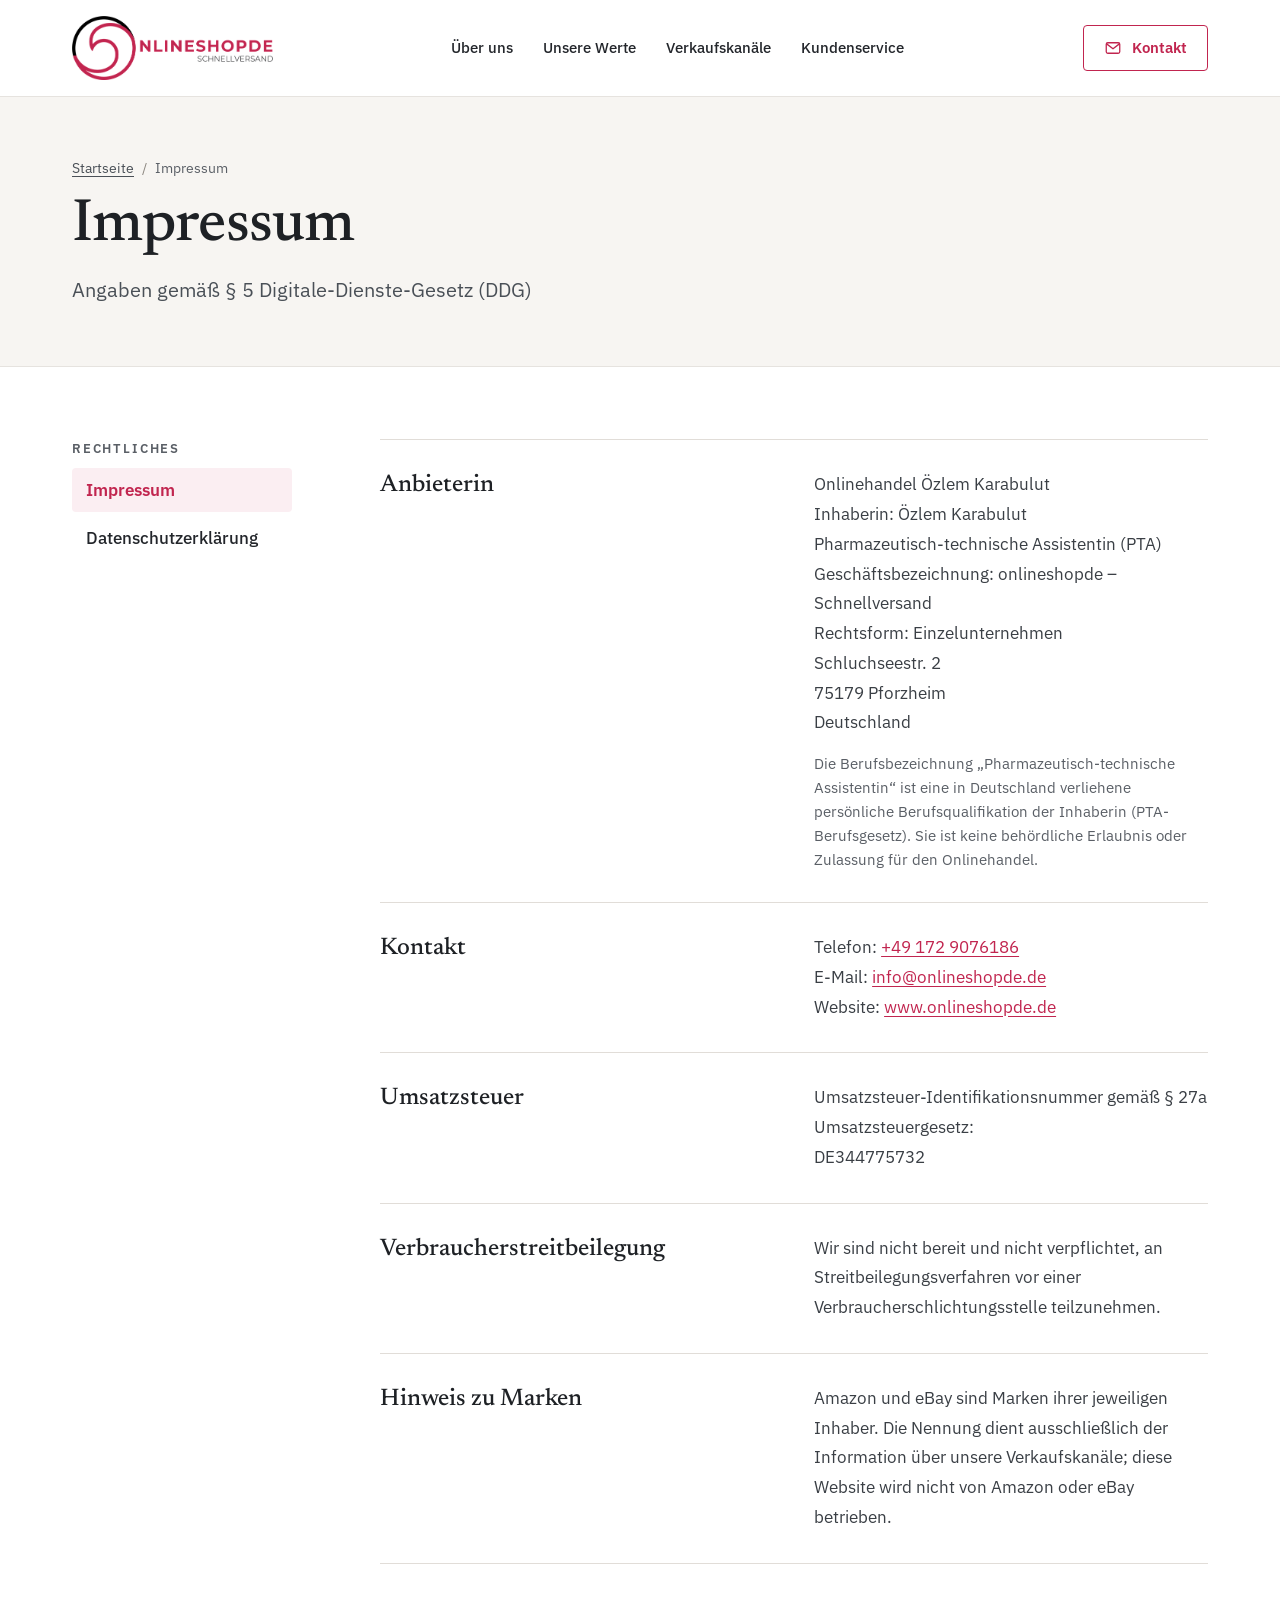
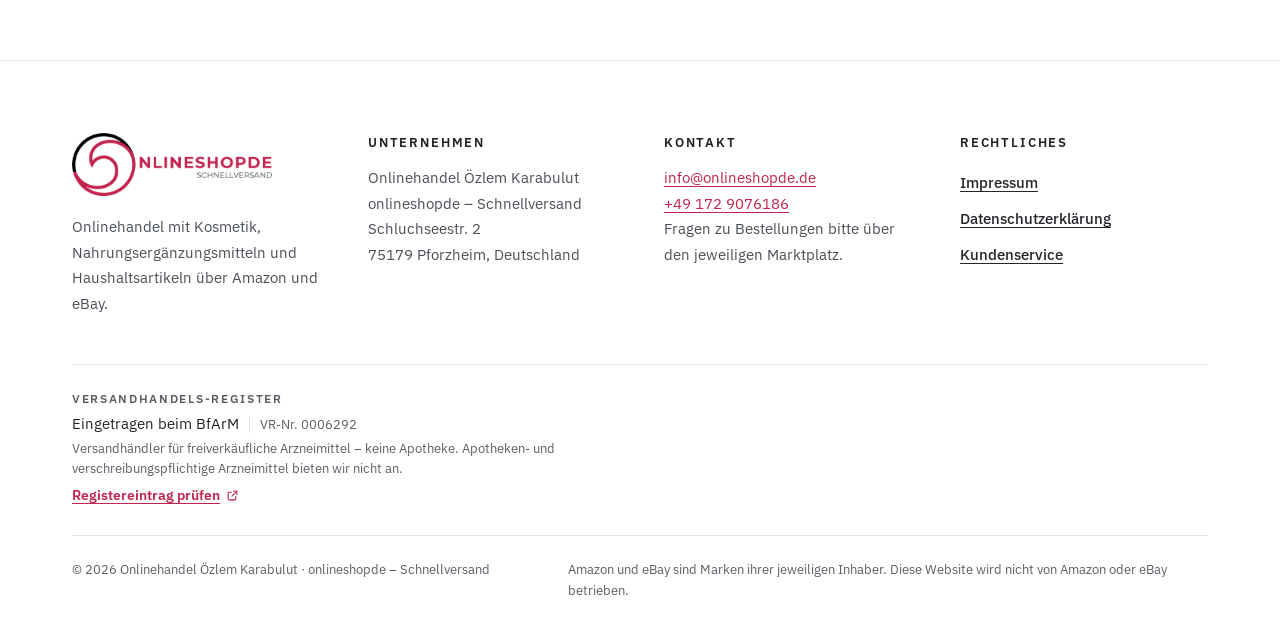
<file: impressum.html>
<!DOCTYPE html>
<html lang="de">
<head>
<meta charset="utf-8">
<meta name="viewport" content="width=device-width, initial-scale=1">
<title>Impressum | onlineshopde – Schnellversand</title>
<meta name="description" content="Impressum von onlineshopde – Schnellversand (Onlinehandel Özlem Karabulut), Pforzheim: Anbieterkennzeichnung gemäß §&nbsp;5 DDG.">
<link rel="canonical" href="https://www.onlineshopde.de/impressum.html">
<meta name="theme-color" content="#c1254f">
<link rel="icon" href="favicon.ico" sizes="48x48">
<link rel="icon" href="assets/img/favicon-32.png" type="image/png" sizes="32x32">
<link rel="apple-touch-icon" href="assets/img/apple-touch-icon.png">
<meta property="og:type" content="website">
<meta property="og:locale" content="de_DE">
<meta property="og:site_name" content="onlineshopde – Schnellversand">
<meta property="og:title" content="Impressum | onlineshopde – Schnellversand">
<meta property="og:description" content="Impressum von onlineshopde – Schnellversand (Onlinehandel Özlem Karabulut), Pforzheim: Anbieterkennzeichnung gemäß §&nbsp;5 DDG.">
<meta property="og:url" content="https://www.onlineshopde.de/impressum.html">
<meta property="og:image" content="https://www.onlineshopde.de/assets/img/og-image.png">
<meta property="og:image:width" content="1200">
<meta property="og:image:height" content="630">
<link rel="preload" href="assets/fonts/newsreader-latin-wght-normal.woff2" as="font" type="font/woff2" crossorigin>
<link rel="preload" href="assets/fonts/ibm-plex-sans-latin-400-normal.woff2" as="font" type="font/woff2" crossorigin>
<link rel="stylesheet" href="assets/css/style.css">
</head>
<body>
<a class="skip-link" href="#inhalt">Zum Inhalt springen</a>
<header class="site-header">
<div class="container header-inner">
<a class="brand" href="index.html"><img src="assets/img/logo-onlineshopde.png" width="527" height="168" alt="onlineshopde Schnellversand – zur Startseite"></a>
<nav class="nav-main" aria-label="Hauptnavigation">
<ul>
<li><a href="index.html#ueber-uns">Über uns</a></li>
<li><a href="index.html#werte">Unsere Werte</a></li>
<li><a href="index.html#verkaufskanaele">Verkaufskanäle</a></li>
<li><a href="kundenservice.html">Kundenservice</a></li>
</ul>
</nav>
<a class="btn btn-outline header-contact" href="kundenservice.html#kontakt"><svg width="18" height="18" viewBox="0 0 24 24" fill="none" stroke="currentColor" stroke-width="1.7" stroke-linecap="round" stroke-linejoin="round" aria-hidden="true" focusable="false"><rect x="3" y="5" width="18" height="14" rx="2"/><path d="M3.5 6.5l8.5 6.5 8.5-6.5"/></svg>Kontakt</a>
<details class="nav-mobile">
<summary><svg width="20" height="20" viewBox="0 0 24 24" fill="none" stroke="currentColor" stroke-width="1.8" stroke-linecap="round" stroke-linejoin="round" aria-hidden="true" focusable="false"><path d="M4 7h16"/><path d="M4 12h16"/><path d="M4 17h16"/></svg>Menü</summary>
<nav class="nav-mobile-panel" aria-label="Hauptnavigation (mobil)">
<ul>
<li><a href="index.html#ueber-uns">Über uns</a></li>
<li><a href="index.html#werte">Unsere Werte</a></li>
<li><a href="index.html#verkaufskanaele">Verkaufskanäle</a></li>
<li><a href="kundenservice.html">Kundenservice</a></li>
<li><a href="kundenservice.html#kontakt">Kontakt</a></li>
</ul>
</nav>
</details>
</div>
</header>
<main id="inhalt">
<div class="page-head">
<div class="container page-head-inner">
<nav class="breadcrumb" aria-label="Brotkrumen">
<ol>
<li><a href="index.html">Startseite</a></li>
<li aria-current="page">Impressum</li>
</ol>
</nav>
<h1 class="page-title">Impressum</h1>
<p class="lead">Angaben gemäß §&nbsp;5 Digitale-Dienste-Gesetz (DDG)</p>
</div>
</div>
<div class="container legal-layout">
<nav class="legal-nav" aria-label="Rechtliche Informationen">
<p>Rechtliches</p>
<ul>
<li><a href="impressum.html" aria-current="page">Impressum</a></li>
<li><a href="datenschutz.html">Datenschutzerklärung</a></li>
</ul>
</nav>
<div class="legal-content">
<section class="legal-block" aria-labelledby="imp-anbieter">
<h2 id="imp-anbieter">Anbieterin</h2>
<div>
<address>Onlinehandel Özlem Karabulut<br>Inhaberin: Özlem Karabulut<br>Pharmazeutisch-technische Assistentin (PTA)<br>Geschäftsbezeichnung: onlineshopde – Schnellversand<br>Rechtsform: Einzelunternehmen<br>Schluchseestr. 2<br>75179 Pforzheim<br>Deutschland</address>
<p class="legal-hint">Die Berufsbezeichnung „Pharmazeutisch-technische Assistentin“ ist eine in Deutschland verliehene persönliche Berufsqualifikation der Inhaberin (PTA-Berufsgesetz). Sie ist keine behördliche Erlaubnis oder Zulassung für den Onlinehandel.</p>
</div>
</section>
<section class="legal-block" aria-labelledby="imp-kontakt">
<h2 id="imp-kontakt">Kontakt</h2>
<p>Telefon: <a href="tel:+491729076186">+49&nbsp;172&nbsp;9076186</a><br>E-Mail: <a href="mailto:info@onlineshopde.de">info@onlineshopde.de</a><br>Website: <a href="https://www.onlineshopde.de">www.onlineshopde.de</a></p>
</section>
<section class="legal-block" aria-labelledby="imp-ust">
<h2 id="imp-ust">Umsatzsteuer</h2>
<p>Umsatzsteuer-Identifikationsnummer gemäß §&nbsp;27a Umsatzsteuergesetz:<br>DE344775732</p>
</section>
<section class="legal-block" aria-labelledby="imp-vsbg">
<h2 id="imp-vsbg">Verbraucher&shy;streitbeilegung</h2>
<p>Wir sind nicht bereit und nicht verpflichtet, an Streitbeilegungsverfahren vor einer Verbraucherschlichtungsstelle teilzunehmen.</p>
</section>
<section class="legal-block" aria-labelledby="imp-marken">
<h2 id="imp-marken">Hinweis zu Marken</h2>
<p>Amazon und eBay sind Marken ihrer jeweiligen Inhaber. Die Nennung dient ausschließlich der Information über unsere Verkaufskanäle; diese Website wird nicht von Amazon oder eBay betrieben.</p>
</section>
</div>
</div>
</main>
<footer class="site-footer">
<div class="container">
<div class="footer-grid">
<div class="footer-brand">
<img src="assets/img/logo-onlineshopde.png" width="527" height="168" alt="onlineshopde Schnellversand" loading="lazy">
<p>Onlinehandel mit Kosmetik, Nahrungsergänzungsmitteln und Haushaltsartikeln über Amazon und eBay.</p>
</div>
<div>
<h2>Unternehmen</h2>
<address>Onlinehandel Özlem Karabulut<br>onlineshopde – Schnellversand<br>Schluchseestr. 2<br>75179 Pforzheim, Deutschland</address>
</div>
<div>
<h2>Kontakt</h2>
<p><a href="mailto:info@onlineshopde.de">info@onlineshopde.de</a><br><a href="tel:+491729076186">+49&nbsp;172&nbsp;9076186</a><br>Fragen zu Bestellungen bitte über den jeweiligen Marktplatz.</p>
</div>
<nav aria-label="Rechtliches und Service">
<h2>Rechtliches</h2>
<ul>
<li><a href="impressum.html" aria-current="page">Impressum</a></li>
<li><a href="datenschutz.html">Datenschutzerklärung</a></li>
<li><a href="kundenservice.html">Kundenservice</a></li>
</ul>
</nav>
</div>
<section class="footer-trust" aria-labelledby="trust-title">
<div class="trust-head">
<h2 id="trust-title" class="trust-label">Versandhandels-Register</h2>
<p class="trust-main">Eingetragen beim <abbr title="Bundesinstitut für Arzneimittel und Medizinprodukte">BfArM</abbr><span class="trust-vr">VR-Nr.&nbsp;0006292</span></p>
</div>
<div class="trust-more">
<p class="trust-fine">Versandhändler für freiverkäufliche Arzneimittel – keine Apotheke. Apotheken- und verschreibungspflichtige Arzneimittel bieten wir nicht an.</p>
<a class="trust-link" href="https://versandhandel.dimdi.de/websearch/servlet/Gate?accessid=dimdi_var&amp;term=d771f5b88dc5ca26da51eb2feabcc47b" target="_blank" rel="noopener">Registereintrag prüfen<svg width="13" height="13" viewBox="0 0 24 24" fill="none" stroke="currentColor" stroke-width="2" stroke-linecap="round" stroke-linejoin="round" aria-hidden="true" focusable="false"><path d="M14 4h6v6"/><path d="M20 4l-9 9"/><path d="M18 14v5a1 1 0 0 1-1 1H5a1 1 0 0 1-1-1V7a1 1 0 0 1 1-1h5"/></svg><span class="visually-hidden"> (Seite des BfArM, öffnet in neuem Tab)</span></a>
</div>
<!-- Platz für das offizielle EU-Sicherheitslogo: ausschließlich Original-HTML-Code des BfArM, erst nach rechtlicher Klärung.
     Einfügen als <div class="trust-badge"> … BfArM-Code … </div> (Breite 121 px, Höhe proportional, Schutzzone per CSS) -->
</section>
<div class="footer-bottom">
<p>© 2026 Onlinehandel Özlem Karabulut · onlineshopde – Schnellversand</p>
<p>Amazon und eBay sind Marken ihrer jeweiligen Inhaber. Diese Website wird nicht von Amazon oder eBay betrieben.</p>
</div>
</div>
</footer>
</body>
</html>
</file>
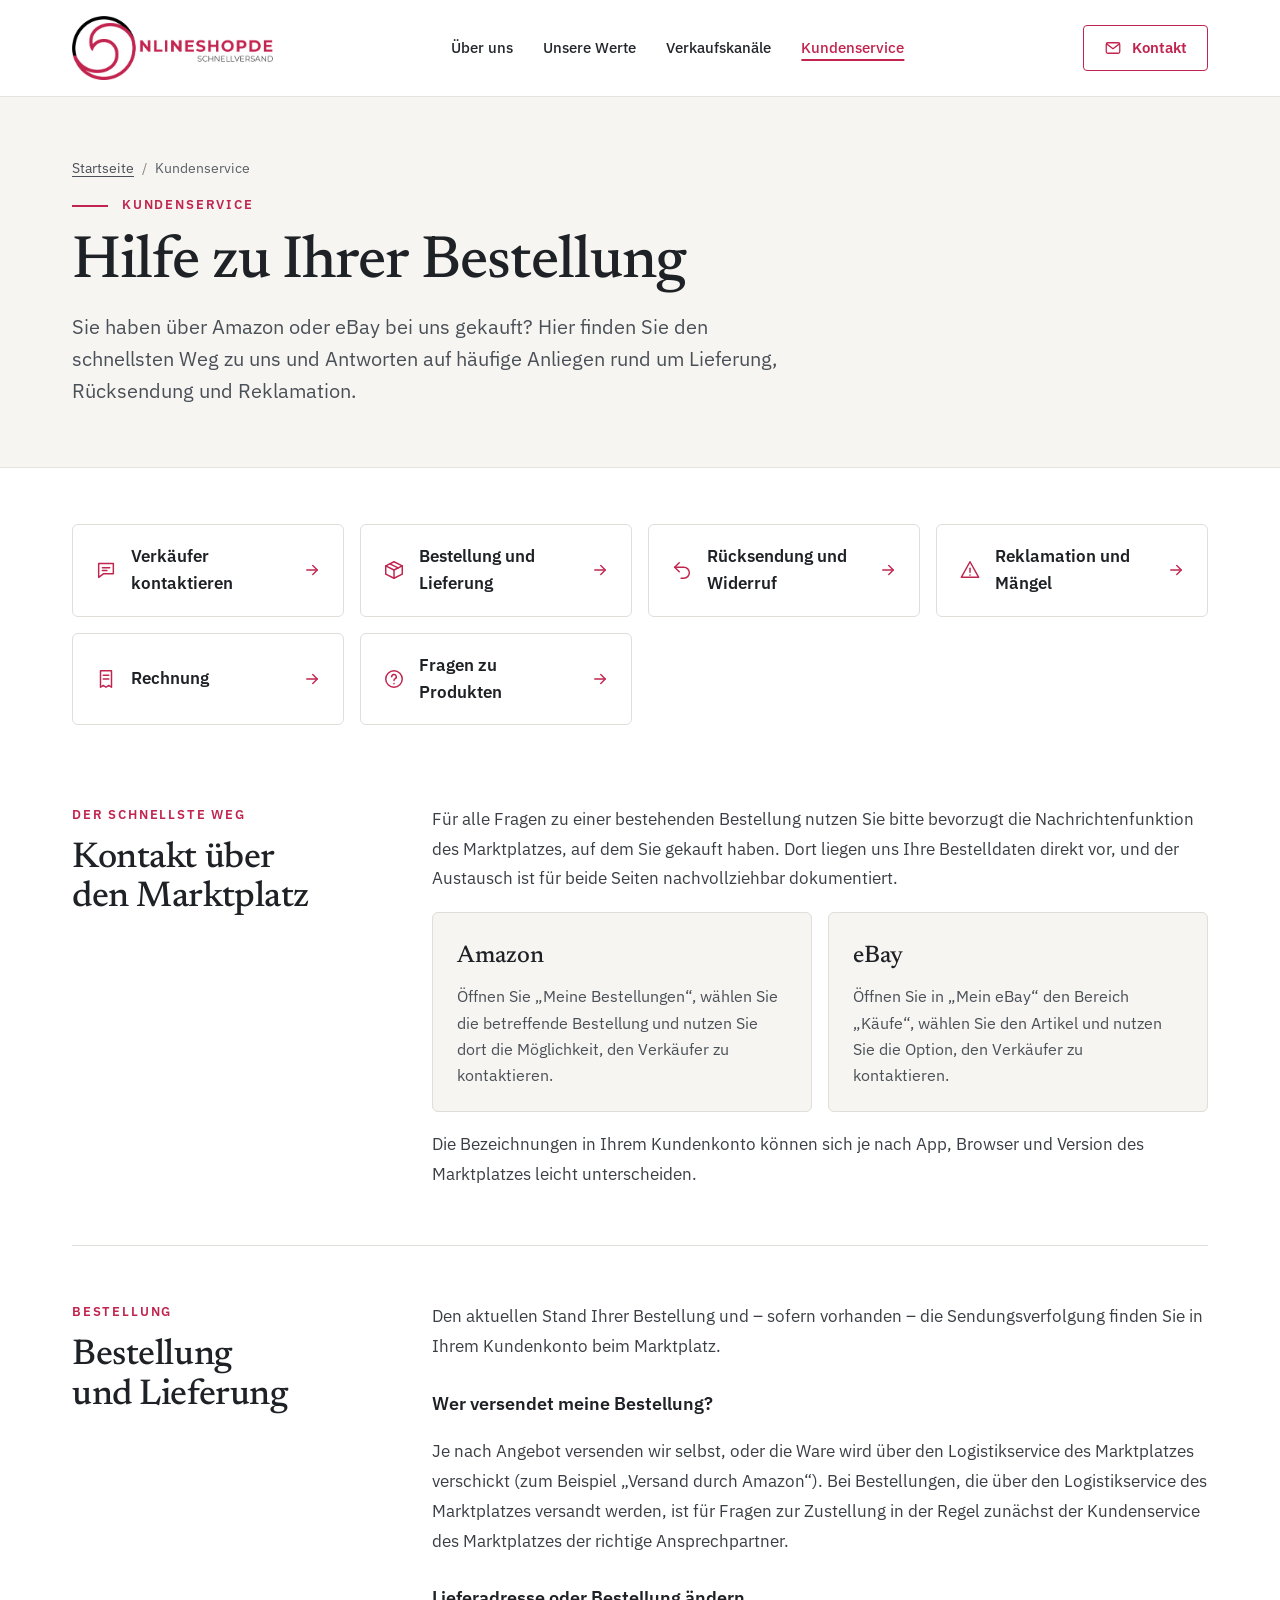
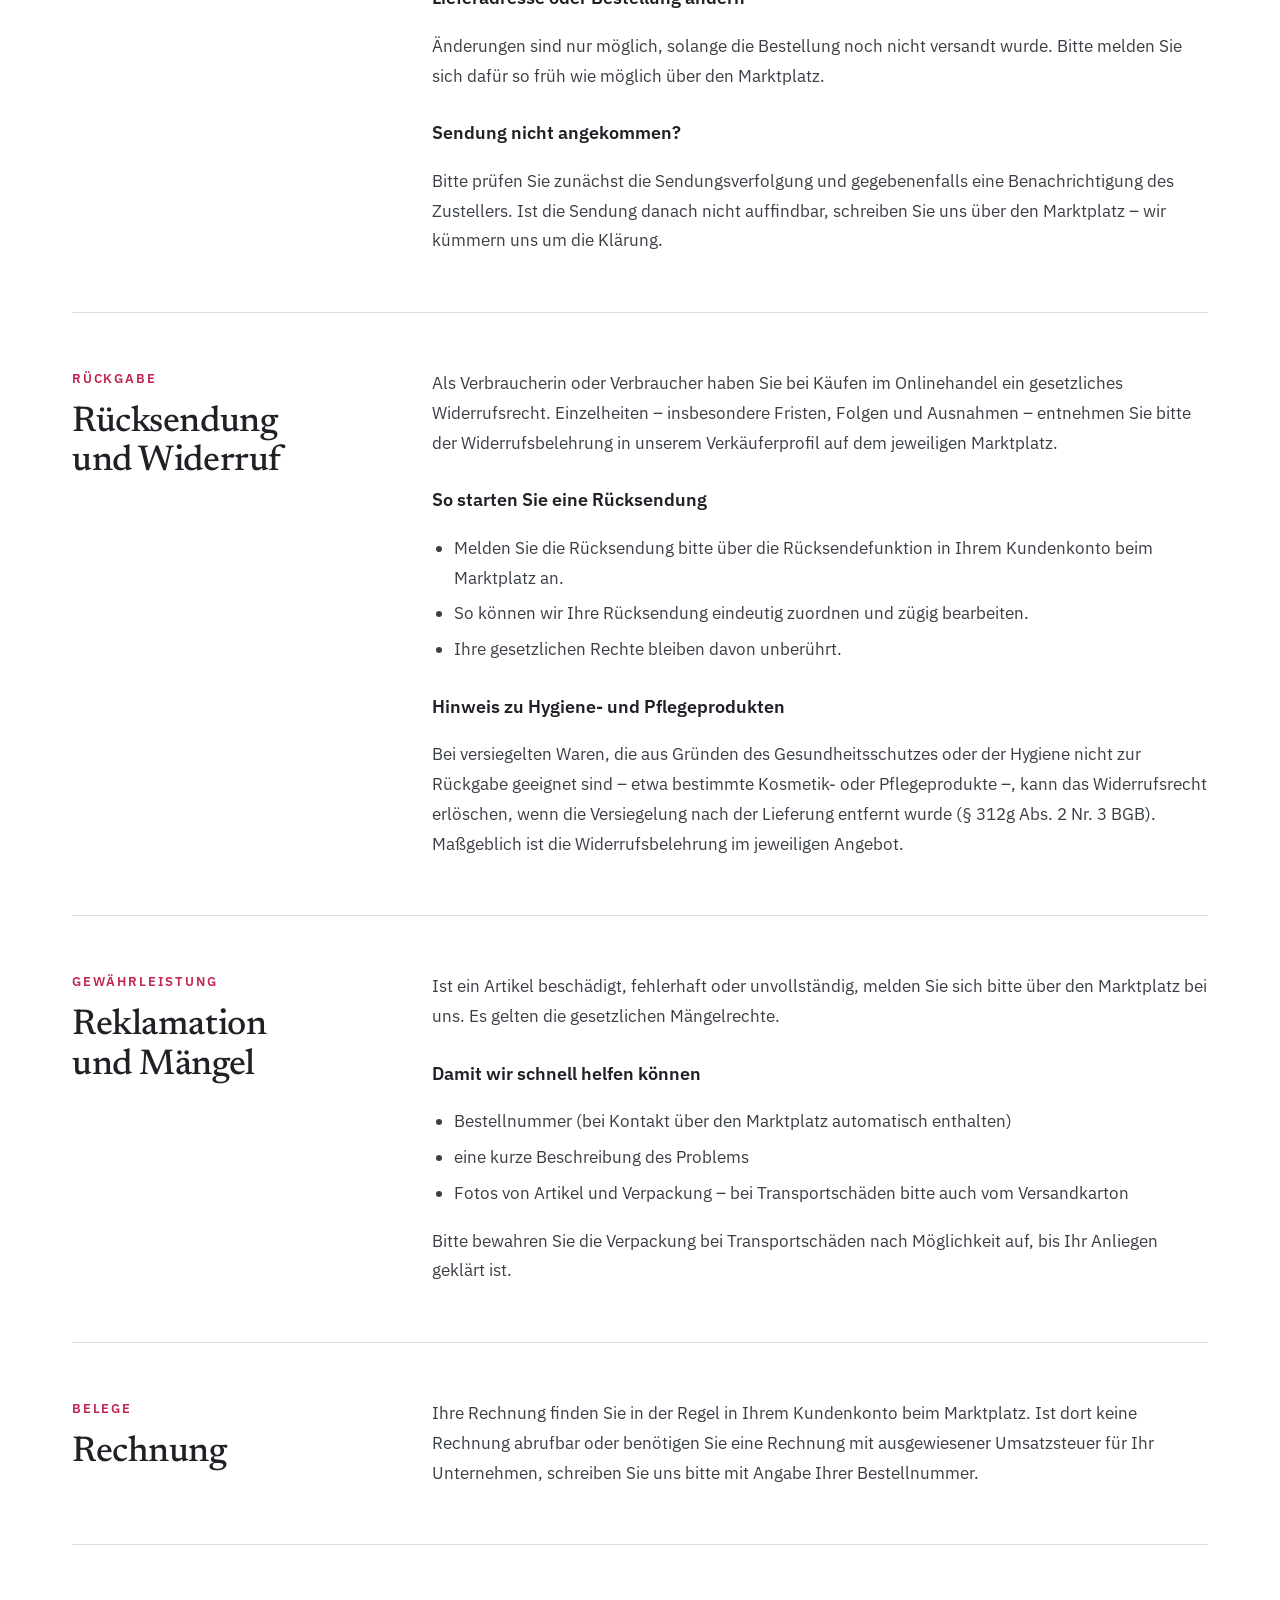
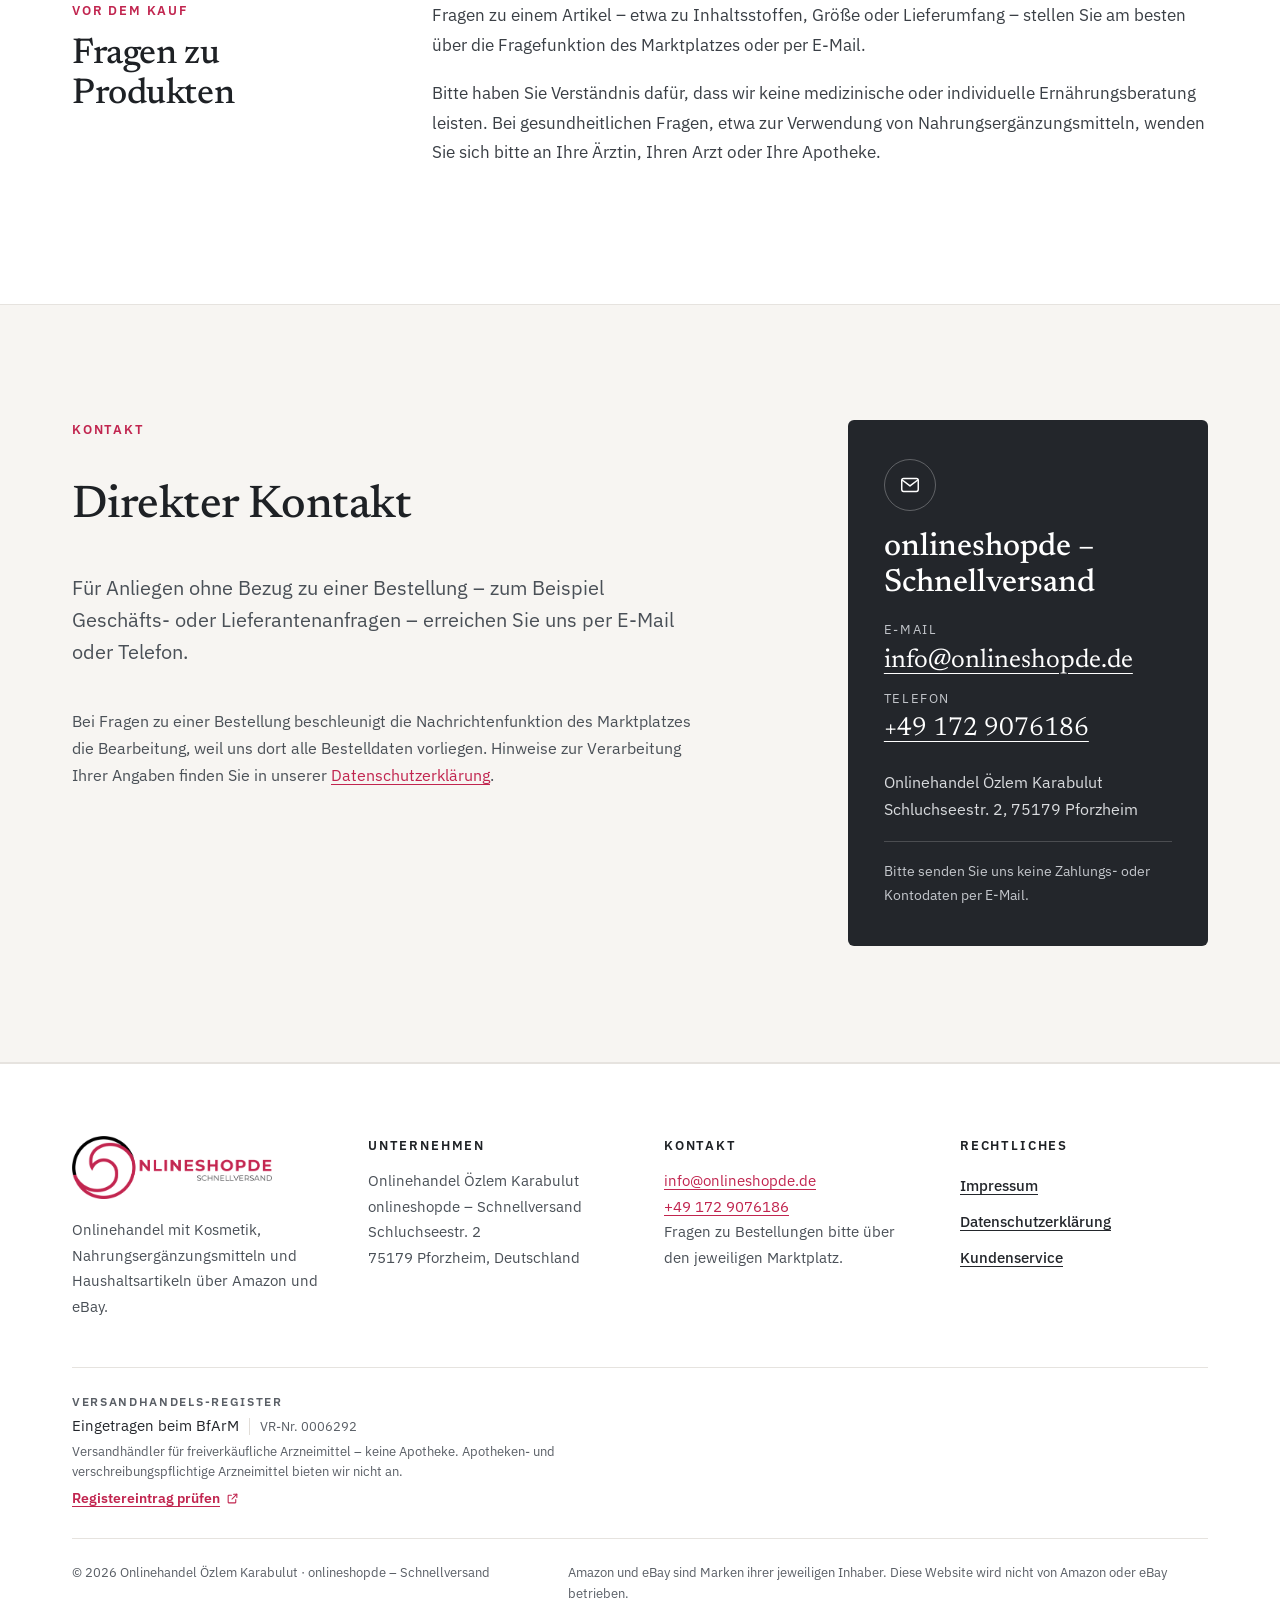
<file: kundenservice.html>
<!DOCTYPE html>
<html lang="de">
<head>
<meta charset="utf-8">
<meta name="viewport" content="width=device-width, initial-scale=1">
<title>Kundenservice | onlineshopde – Schnellversand</title>
<meta name="description" content="Kundenservice für Amazon- und eBay-Bestellungen bei onlineshopde – Schnellversand: Kontakt, Lieferung, Rücksendung und Widerruf, Reklamation, Rechnung.">
<link rel="canonical" href="https://www.onlineshopde.de/kundenservice.html">
<meta name="theme-color" content="#c1254f">
<link rel="icon" href="favicon.ico" sizes="48x48">
<link rel="icon" href="assets/img/favicon-32.png" type="image/png" sizes="32x32">
<link rel="apple-touch-icon" href="assets/img/apple-touch-icon.png">
<meta property="og:type" content="website">
<meta property="og:locale" content="de_DE">
<meta property="og:site_name" content="onlineshopde – Schnellversand">
<meta property="og:title" content="Kundenservice | onlineshopde – Schnellversand">
<meta property="og:description" content="Kundenservice für Amazon- und eBay-Bestellungen bei onlineshopde – Schnellversand: Kontakt, Lieferung, Rücksendung und Widerruf, Reklamation, Rechnung.">
<meta property="og:url" content="https://www.onlineshopde.de/kundenservice.html">
<meta property="og:image" content="https://www.onlineshopde.de/assets/img/og-image.png">
<meta property="og:image:width" content="1200">
<meta property="og:image:height" content="630">
<link rel="preload" href="assets/fonts/newsreader-latin-wght-normal.woff2" as="font" type="font/woff2" crossorigin>
<link rel="preload" href="assets/fonts/ibm-plex-sans-latin-400-normal.woff2" as="font" type="font/woff2" crossorigin>
<link rel="stylesheet" href="assets/css/style.css">
</head>
<body>
<a class="skip-link" href="#inhalt">Zum Inhalt springen</a>
<header class="site-header">
<div class="container header-inner">
<a class="brand" href="index.html"><img src="assets/img/logo-onlineshopde.png" width="527" height="168" alt="onlineshopde Schnellversand – zur Startseite"></a>
<nav class="nav-main" aria-label="Hauptnavigation">
<ul>
<li><a href="index.html#ueber-uns">Über uns</a></li>
<li><a href="index.html#werte">Unsere Werte</a></li>
<li><a href="index.html#verkaufskanaele">Verkaufskanäle</a></li>
<li><a href="kundenservice.html" aria-current="page">Kundenservice</a></li>
</ul>
</nav>
<a class="btn btn-outline header-contact" href="kundenservice.html#kontakt"><svg width="18" height="18" viewBox="0 0 24 24" fill="none" stroke="currentColor" stroke-width="1.7" stroke-linecap="round" stroke-linejoin="round" aria-hidden="true" focusable="false"><rect x="3" y="5" width="18" height="14" rx="2"/><path d="M3.5 6.5l8.5 6.5 8.5-6.5"/></svg>Kontakt</a>
<details class="nav-mobile">
<summary><svg width="20" height="20" viewBox="0 0 24 24" fill="none" stroke="currentColor" stroke-width="1.8" stroke-linecap="round" stroke-linejoin="round" aria-hidden="true" focusable="false"><path d="M4 7h16"/><path d="M4 12h16"/><path d="M4 17h16"/></svg>Menü</summary>
<nav class="nav-mobile-panel" aria-label="Hauptnavigation (mobil)">
<ul>
<li><a href="index.html#ueber-uns">Über uns</a></li>
<li><a href="index.html#werte">Unsere Werte</a></li>
<li><a href="index.html#verkaufskanaele">Verkaufskanäle</a></li>
<li><a href="kundenservice.html" aria-current="page">Kundenservice</a></li>
<li><a href="kundenservice.html#kontakt">Kontakt</a></li>
</ul>
</nav>
</details>
</div>
</header>
<main id="inhalt">
<div class="page-head">
<div class="container page-head-inner">
<nav class="breadcrumb" aria-label="Brotkrumen">
<ol>
<li><a href="index.html">Startseite</a></li>
<li aria-current="page">Kundenservice</li>
</ol>
</nav>
<p class="eyebrow eyebrow-line">Kundenservice</p>
<h1 class="page-title">Hilfe zu Ihrer Bestellung</h1>
<p class="lead">Sie haben über Amazon oder eBay bei uns gekauft? Hier finden Sie den schnellsten Weg zu uns und Antworten auf häufige Anliegen rund um Lieferung, Rücksendung und Reklamation.</p>
</div>
</div>
<div class="container topics-wrap">
<h2 class="visually-hidden">Themen</h2>
<div class="topic-grid">
<a class="topic-link" href="#nachricht"><span><svg width="22" height="22" viewBox="0 0 24 24" fill="none" stroke="currentColor" stroke-width="1.6" stroke-linecap="round" stroke-linejoin="round" aria-hidden="true" focusable="false"><path d="M4 5h16v11H9.5L4 20z"/><path d="M8 9.5h8"/><path d="M8 12.5h5"/></svg>Verkäufer kontaktieren</span><svg width="18" height="18" viewBox="0 0 24 24" fill="none" stroke="currentColor" stroke-width="1.8" stroke-linecap="round" stroke-linejoin="round" aria-hidden="true" focusable="false"><path d="M5 12h14"/><path d="M13 6l6 6-6 6"/></svg></a>
<a class="topic-link" href="#lieferung"><span><svg width="22" height="22" viewBox="0 0 24 24" fill="none" stroke="currentColor" stroke-width="1.6" stroke-linecap="round" stroke-linejoin="round" aria-hidden="true" focusable="false"><path d="M3 7.5L12 3l9 4.5v9L12 21l-9-4.5z"/><path d="M3 7.5l9 4.5 9-4.5"/><path d="M12 12v9"/><path d="M7.5 5.25l9 4.5"/></svg>Bestellung und Lieferung</span><svg width="18" height="18" viewBox="0 0 24 24" fill="none" stroke="currentColor" stroke-width="1.8" stroke-linecap="round" stroke-linejoin="round" aria-hidden="true" focusable="false"><path d="M5 12h14"/><path d="M13 6l6 6-6 6"/></svg></a>
<a class="topic-link" href="#ruecksendung"><span><svg width="22" height="22" viewBox="0 0 24 24" fill="none" stroke="currentColor" stroke-width="1.6" stroke-linecap="round" stroke-linejoin="round" aria-hidden="true" focusable="false"><path d="M9 14L4 9l5-5"/><path d="M4 9h10a6 6 0 0 1 0 12h-3"/></svg>Rücksendung und Widerruf</span><svg width="18" height="18" viewBox="0 0 24 24" fill="none" stroke="currentColor" stroke-width="1.8" stroke-linecap="round" stroke-linejoin="round" aria-hidden="true" focusable="false"><path d="M5 12h14"/><path d="M13 6l6 6-6 6"/></svg></a>
<a class="topic-link" href="#reklamation"><span><svg width="22" height="22" viewBox="0 0 24 24" fill="none" stroke="currentColor" stroke-width="1.6" stroke-linecap="round" stroke-linejoin="round" aria-hidden="true" focusable="false"><path d="M12 3l9.5 17h-19z"/><path d="M12 10v4.5"/><path d="M12 17.4v.2"/></svg>Reklamation und Mängel</span><svg width="18" height="18" viewBox="0 0 24 24" fill="none" stroke="currentColor" stroke-width="1.8" stroke-linecap="round" stroke-linejoin="round" aria-hidden="true" focusable="false"><path d="M5 12h14"/><path d="M13 6l6 6-6 6"/></svg></a>
<a class="topic-link" href="#rechnung"><span><svg width="22" height="22" viewBox="0 0 24 24" fill="none" stroke="currentColor" stroke-width="1.6" stroke-linecap="round" stroke-linejoin="round" aria-hidden="true" focusable="false"><path d="M6 3h12v18l-3-2-3 2-3-2-3 2z"/><path d="M9 8h6"/><path d="M9 12h6"/></svg>Rechnung</span><svg width="18" height="18" viewBox="0 0 24 24" fill="none" stroke="currentColor" stroke-width="1.8" stroke-linecap="round" stroke-linejoin="round" aria-hidden="true" focusable="false"><path d="M5 12h14"/><path d="M13 6l6 6-6 6"/></svg></a>
<a class="topic-link" href="#produktfragen"><span><svg width="22" height="22" viewBox="0 0 24 24" fill="none" stroke="currentColor" stroke-width="1.6" stroke-linecap="round" stroke-linejoin="round" aria-hidden="true" focusable="false"><circle cx="12" cy="12" r="9"/><path d="M9.5 9.5a2.5 2.5 0 1 1 3.5 2.3c-.6.3-1 .8-1 1.5v.4"/><path d="M12 17v.2"/></svg>Fragen zu Produkten</span><svg width="18" height="18" viewBox="0 0 24 24" fill="none" stroke="currentColor" stroke-width="1.8" stroke-linecap="round" stroke-linejoin="round" aria-hidden="true" focusable="false"><path d="M5 12h14"/><path d="M13 6l6 6-6 6"/></svg></a>
</div>
</div>
<div class="container faq-wrap">
<section id="nachricht" class="faq-section" aria-labelledby="nachricht-titel">
<header>
<p class="eyebrow">Der schnellste Weg</p>
<h2 id="nachricht-titel" class="h-section h-sub">Kontakt über den Marktplatz</h2>
</header>
<div class="faq-body">
<p>Für alle Fragen zu einer bestehenden Bestellung nutzen Sie bitte bevorzugt die Nachrichtenfunktion des Marktplatzes, auf dem Sie gekauft haben. Dort liegen uns Ihre Bestelldaten direkt vor, und der Austausch ist für beide Seiten nachvollziehbar dokumentiert.</p>
<div class="marketplace-paths">
<div><h3>Amazon</h3><p>Öffnen Sie „Meine Bestellungen“, wählen Sie die betreffende Bestellung und nutzen Sie dort die Möglichkeit, den Verkäufer zu kontaktieren.</p></div>
<div><h3>eBay</h3><p>Öffnen Sie in „Mein eBay“ den Bereich „Käufe“, wählen Sie den Artikel und nutzen Sie die Option, den Verkäufer zu kontaktieren.</p></div>
</div>
<p>Die Bezeichnungen in Ihrem Kundenkonto können sich je nach App, Browser und Version des Marktplatzes leicht unterscheiden.</p>
</div>
</section>
<section id="lieferung" class="faq-section" aria-labelledby="lieferung-titel">
<header>
<p class="eyebrow">Bestellung</p>
<h2 id="lieferung-titel" class="h-section h-sub">Bestellung und Lieferung</h2>
</header>
<div class="faq-body">
<p>Den aktuellen Stand Ihrer Bestellung und – sofern vorhanden – die Sendungsverfolgung finden Sie in Ihrem Kundenkonto beim Marktplatz.</p>
<h3>Wer versendet meine Bestellung?</h3>
<p>Je nach Angebot versenden wir selbst, oder die Ware wird über den Logistikservice des Marktplatzes verschickt (zum Beispiel „Versand durch Amazon“). Bei Bestellungen, die über den Logistikservice des Marktplatzes versandt werden, ist für Fragen zur Zustellung in der Regel zunächst der Kundenservice des Marktplatzes der richtige Ansprechpartner.</p>
<h3>Lieferadresse oder Bestellung ändern</h3>
<p>Änderungen sind nur möglich, solange die Bestellung noch nicht versandt wurde. Bitte melden Sie sich dafür so früh wie möglich über den Marktplatz.</p>
<h3>Sendung nicht angekommen?</h3>
<p>Bitte prüfen Sie zunächst die Sendungsverfolgung und gegebenenfalls eine Benachrichtigung des Zustellers. Ist die Sendung danach nicht auffindbar, schreiben Sie uns über den Marktplatz – wir kümmern uns um die Klärung.</p>
</div>
</section>
<section id="ruecksendung" class="faq-section" aria-labelledby="ruecksendung-titel">
<header>
<p class="eyebrow">Rückgabe</p>
<h2 id="ruecksendung-titel" class="h-section h-sub">Rücksendung und Widerruf</h2>
</header>
<div class="faq-body">
<p>Als Verbraucherin oder Verbraucher haben Sie bei Käufen im Onlinehandel ein gesetzliches Widerrufsrecht. Einzelheiten – insbesondere Fristen, Folgen und Ausnahmen – entnehmen Sie bitte der Widerrufsbelehrung in unserem Verkäuferprofil auf dem jeweiligen Marktplatz.</p>
<h3>So starten Sie eine Rücksendung</h3>
<ul>
<li>Melden Sie die Rücksendung bitte über die Rücksendefunktion in Ihrem Kundenkonto beim Marktplatz an.</li>
<li>So können wir Ihre Rücksendung eindeutig zuordnen und zügig bearbeiten.</li>
<li>Ihre gesetzlichen Rechte bleiben davon unberührt.</li>
</ul>
<h3>Hinweis zu Hygiene- und Pflegeprodukten</h3>
<p>Bei versiegelten Waren, die aus Gründen des Gesundheitsschutzes oder der Hygiene nicht zur Rückgabe geeignet sind – etwa bestimmte Kosmetik- oder Pflegeprodukte –, kann das Widerrufsrecht erlöschen, wenn die Versiegelung nach der Lieferung entfernt wurde (§&nbsp;312g Abs. 2 Nr. 3 BGB). Maßgeblich ist die Widerrufsbelehrung im jeweiligen Angebot.</p>
</div>
</section>
<section id="reklamation" class="faq-section" aria-labelledby="reklamation-titel">
<header>
<p class="eyebrow">Gewährleistung</p>
<h2 id="reklamation-titel" class="h-section h-sub">Reklamation und Mängel</h2>
</header>
<div class="faq-body">
<p>Ist ein Artikel beschädigt, fehlerhaft oder unvollständig, melden Sie sich bitte über den Marktplatz bei uns. Es gelten die gesetzlichen Mängelrechte.</p>
<h3>Damit wir schnell helfen können</h3>
<ul>
<li>Bestellnummer (bei Kontakt über den Marktplatz automatisch enthalten)</li>
<li>eine kurze Beschreibung des Problems</li>
<li>Fotos von Artikel und Verpackung – bei Transportschäden bitte auch vom Versandkarton</li>
</ul>
<p>Bitte bewahren Sie die Verpackung bei Transportschäden nach Möglichkeit auf, bis Ihr Anliegen geklärt ist.</p>
</div>
</section>
<section id="rechnung" class="faq-section" aria-labelledby="rechnung-titel">
<header>
<p class="eyebrow">Belege</p>
<h2 id="rechnung-titel" class="h-section h-sub">Rechnung</h2>
</header>
<div class="faq-body">
<p>Ihre Rechnung finden Sie in der Regel in Ihrem Kundenkonto beim Marktplatz. Ist dort keine Rechnung abrufbar oder benötigen Sie eine Rechnung mit ausgewiesener Umsatzsteuer für Ihr Unternehmen, schreiben Sie uns bitte mit Angabe Ihrer Bestellnummer.</p>
</div>
</section>
<section id="produktfragen" class="faq-section" aria-labelledby="produktfragen-titel">
<header>
<p class="eyebrow">Vor dem Kauf</p>
<h2 id="produktfragen-titel" class="h-section h-sub">Fragen zu Produkten</h2>
</header>
<div class="faq-body">
<p>Fragen zu einem Artikel – etwa zu Inhaltsstoffen, Größe oder Lieferumfang – stellen Sie am besten über die Fragefunktion des Marktplatzes oder per E-Mail.</p>
<p>Bitte haben Sie Verständnis dafür, dass wir keine medizinische oder individuelle Ernährungsberatung leisten. Bei gesundheitlichen Fragen, etwa zur Verwendung von Nahrungsergänzungsmitteln, wenden Sie sich bitte an Ihre Ärztin, Ihren Arzt oder Ihre Apotheke.</p>
</div>
</section>
</div>

<section id="kontakt" class="section section-alt" aria-labelledby="ks-kontakt-titel">
<div class="container service">
<div class="stack service-main gap-18">
<p class="eyebrow">Kontakt</p>
<h2 id="ks-kontakt-titel" class="h-section">Direkter Kontakt</h2>
<p class="lead measure">Für Anliegen ohne Bezug zu einer Bestellung – zum Beispiel Geschäfts- oder Lieferantenanfragen – erreichen Sie uns per E-Mail oder Telefon.</p>
<p class="text-body measure">Bei Fragen zu einer Bestellung beschleunigt die Nachrichtenfunktion des Marktplatzes die Bearbeitung, weil uns dort alle Bestelldaten vorliegen. Hinweise zur Verarbeitung Ihrer Angaben finden Sie in unserer <a href="datenschutz.html">Datenschutzerklärung</a>.</p>
</div>
<aside class="contact-card" aria-labelledby="ks-karte-titel">
<span class="icon-ring"><svg width="22" height="22" viewBox="0 0 24 24" fill="none" stroke="currentColor" stroke-width="1.6" stroke-linecap="round" stroke-linejoin="round" aria-hidden="true" focusable="false"><rect x="3" y="5" width="18" height="14" rx="2"/><path d="M3.5 6.5l8.5 6.5 8.5-6.5"/></svg></span>
<h3 id="ks-karte-titel">onlineshopde – Schnellversand</h3>
<ul class="contact-list">
<li><span class="label">E-Mail</span><a href="mailto:info@onlineshopde.de">info@onlineshopde.de</a></li>
<li><span class="label">Telefon</span><a href="tel:+491729076186">+49&nbsp;172&nbsp;9076186</a></li>
</ul>
<p>Onlinehandel Özlem Karabulut<br>Schluchseestr. 2, 75179 Pforzheim</p>
<p class="fine">Bitte senden Sie uns keine Zahlungs- oder Kontodaten per E-Mail.</p>
</aside>
</div>
</section>
</main>
<footer class="site-footer">
<div class="container">
<div class="footer-grid">
<div class="footer-brand">
<img src="assets/img/logo-onlineshopde.png" width="527" height="168" alt="onlineshopde Schnellversand" loading="lazy">
<p>Onlinehandel mit Kosmetik, Nahrungsergänzungsmitteln und Haushaltsartikeln über Amazon und eBay.</p>
</div>
<div>
<h2>Unternehmen</h2>
<address>Onlinehandel Özlem Karabulut<br>onlineshopde – Schnellversand<br>Schluchseestr. 2<br>75179 Pforzheim, Deutschland</address>
</div>
<div>
<h2>Kontakt</h2>
<p><a href="mailto:info@onlineshopde.de">info@onlineshopde.de</a><br><a href="tel:+491729076186">+49&nbsp;172&nbsp;9076186</a><br>Fragen zu Bestellungen bitte über den jeweiligen Marktplatz.</p>
</div>
<nav aria-label="Rechtliches und Service">
<h2>Rechtliches</h2>
<ul>
<li><a href="impressum.html">Impressum</a></li>
<li><a href="datenschutz.html">Datenschutzerklärung</a></li>
<li><a href="kundenservice.html" aria-current="page">Kundenservice</a></li>
</ul>
</nav>
</div>
<section class="footer-trust" aria-labelledby="trust-title">
<div class="trust-head">
<h2 id="trust-title" class="trust-label">Versandhandels-Register</h2>
<p class="trust-main">Eingetragen beim <abbr title="Bundesinstitut für Arzneimittel und Medizinprodukte">BfArM</abbr><span class="trust-vr">VR-Nr.&nbsp;0006292</span></p>
</div>
<div class="trust-more">
<p class="trust-fine">Versandhändler für freiverkäufliche Arzneimittel – keine Apotheke. Apotheken- und verschreibungspflichtige Arzneimittel bieten wir nicht an.</p>
<a class="trust-link" href="https://versandhandel.dimdi.de/websearch/servlet/Gate?accessid=dimdi_var&amp;term=d771f5b88dc5ca26da51eb2feabcc47b" target="_blank" rel="noopener">Registereintrag prüfen<svg width="13" height="13" viewBox="0 0 24 24" fill="none" stroke="currentColor" stroke-width="2" stroke-linecap="round" stroke-linejoin="round" aria-hidden="true" focusable="false"><path d="M14 4h6v6"/><path d="M20 4l-9 9"/><path d="M18 14v5a1 1 0 0 1-1 1H5a1 1 0 0 1-1-1V7a1 1 0 0 1 1-1h5"/></svg><span class="visually-hidden"> (Seite des BfArM, öffnet in neuem Tab)</span></a>
</div>
<!-- Platz für das offizielle EU-Sicherheitslogo: ausschließlich Original-HTML-Code des BfArM, erst nach rechtlicher Klärung.
     Einfügen als <div class="trust-badge"> … BfArM-Code … </div> (Breite 121 px, Höhe proportional, Schutzzone per CSS) -->
</section>
<div class="footer-bottom">
<p>© 2026 Onlinehandel Özlem Karabulut · onlineshopde – Schnellversand</p>
<p>Amazon und eBay sind Marken ihrer jeweiligen Inhaber. Diese Website wird nicht von Amazon oder eBay betrieben.</p>
</div>
</div>
</footer>
</body>
</html>
</file>
<file: assets/css/style.css>
/* onlineshopde.de – Stylesheet
   Keine externen Ressourcen: Schriften liegen lokal unter /assets/fonts (SIL Open Font License). */

@font-face {
  font-family: "Newsreader";
  font-style: normal;
  font-weight: 200 800;
  font-display: swap;
  src: url("../fonts/newsreader-latin-wght-normal.woff2") format("woff2");
}
@font-face {
  font-family: "Newsreader";
  font-style: italic;
  font-weight: 200 800;
  font-display: swap;
  src: url("../fonts/newsreader-latin-wght-italic.woff2") format("woff2");
}
@font-face {
  font-family: "IBM Plex Sans";
  font-style: normal;
  font-weight: 400;
  font-display: swap;
  src: url("../fonts/ibm-plex-sans-latin-400-normal.woff2") format("woff2");
}
@font-face {
  font-family: "IBM Plex Sans";
  font-style: normal;
  font-weight: 500;
  font-display: swap;
  src: url("../fonts/ibm-plex-sans-latin-500-normal.woff2") format("woff2");
}
@font-face {
  font-family: "IBM Plex Sans";
  font-style: normal;
  font-weight: 600;
  font-display: swap;
  src: url("../fonts/ibm-plex-sans-latin-600-normal.woff2") format("woff2");
}

:root {
  --accent: #c1254f;   /* Markenfarbe aus dem Original-Logo */
  --accent-dark: #9b1c3f;
  --accent-tint: #fbeef2;
  --ink: #1e2125;
  --text: #23262b;
  --text-2: #3a3f45;
  --muted: #4a5057;
  --muted-2: #5a5f66;
  --line: #e1ddd8;
  --line-soft: #ece9e5;
  --ground: #ffffff;
  --ground-2: #f7f5f2;
  --dark: #23262b;
  --todo-bg: #fff1cc;
  --todo-fg: #5c4300;
  --radius: 6px;
  --radius-sm: 4px;
  --container: 1200px;
  --gutter: clamp(20px, 4vw, 32px);
  --section: clamp(72px, 9vw, 120px);
  --serif: "Newsreader", Georgia, "Times New Roman", serif;
  --sans: "IBM Plex Sans", "Segoe UI", system-ui, -apple-system, sans-serif;
}

*, *::before, *::after { box-sizing: border-box; }

html { -webkit-text-size-adjust: 100%; text-size-adjust: 100%; scroll-behavior: smooth; }
@media (prefers-reduced-motion: reduce) { html { scroll-behavior: auto; } }

body {
  margin: 0;
  background: var(--ground);
  color: var(--text);
  font-family: var(--sans);
  font-size: 17px;
  line-height: 1.6;
}

img { max-width: 100%; height: auto; }

a { color: var(--accent); text-underline-offset: 3px; }
a:hover { color: var(--accent-dark); }

:focus-visible { outline: 3px solid var(--accent); outline-offset: 3px; border-radius: 2px; }

h1, h2, h3 { margin: 0; color: var(--ink); }
p { margin: 0; }

.container { max-width: var(--container); margin: 0 auto; padding-inline: var(--gutter); }

.visually-hidden {
  position: absolute !important; width: 1px; height: 1px; padding: 0; margin: -1px;
  overflow: hidden; clip: rect(0 0 0 0); white-space: nowrap; border: 0;
}

.skip-link {
  position: absolute; left: 16px; top: -60px; z-index: 100;
  background: var(--ink); color: #fff; padding: 12px 18px; border-radius: var(--radius-sm);
  font-weight: 600; text-decoration: none;
}
.skip-link:focus { top: 16px; color: #fff; }

/* Platzhalter für noch fehlende Angaben – vor Veröffentlichung ersetzen */
.todo {
  background: var(--todo-bg); color: var(--todo-fg);
  padding: 1px 6px; border-radius: 3px; font-size: 0.88em; font-weight: 500;
}

/* ---------- Header ---------- */
.site-header { background: var(--ground); border-bottom: 1px solid #e6e3df; position: relative; z-index: 10; }
.header-inner {
  display: flex; align-items: center; justify-content: space-between; gap: 16px 32px;
  padding-block: 16px;
}
.brand { display: inline-flex; align-items: center; text-decoration: none; flex: none; }
.brand img { display: block; height: 64px; width: auto; }
.brand { min-height: 44px; }
.logo-placeholder {
  display: inline-flex; align-items: center; justify-content: center;
  width: 210px; height: 56px; border: 1.5px dashed #ada79f; border-radius: var(--radius-sm);
  color: #5f646b; font-size: 12px; font-weight: 600; letter-spacing: 0.08em; text-transform: uppercase;
}
.nav-main ul { list-style: none; margin: 0; padding: 0; display: flex; flex-wrap: wrap; gap: 4px 30px; }
.nav-main a {
  display: inline-flex; align-items: center; min-height: 44px;
  color: var(--text); text-decoration: none; font-size: 15px; font-weight: 500;
}
.nav-main a:hover, .nav-main a[aria-current="page"] { color: var(--accent); text-decoration: underline; text-decoration-thickness: 1.5px; text-underline-offset: 6px; }

.btn {
  display: inline-flex; align-items: center; justify-content: center; gap: 10px;
  min-height: 52px; padding: 0 26px; border-radius: var(--radius-sm);
  font-size: 16px; font-weight: 600; text-decoration: none; line-height: 1.2;
  border: 1.5px solid transparent;
}
.btn svg { flex: none; }
.btn-primary { background: var(--accent); color: #fff; }
.btn-primary:hover { background: var(--accent-dark); color: #fff; }
.btn-secondary { background: #fff; border-color: var(--text); color: var(--text); }
.btn-secondary:hover { background: var(--ground-2); color: var(--ink); }
.btn-outline { min-height: 46px; padding: 0 20px; font-size: 15px; border-color: var(--accent); color: var(--accent); }
.btn-outline:hover { background: var(--accent-tint); color: var(--accent-dark); }
.btn-light { background: #fff; color: var(--ink); min-height: 50px; }
.btn-light:hover { background: #eceae6; color: var(--ink); }

.nav-mobile { display: none; }
.nav-mobile summary {
  list-style: none; display: inline-flex; align-items: center; gap: 8px;
  min-height: 48px; padding: 0 14px; border: 1px solid #d6d1cb; border-radius: var(--radius-sm);
  font-size: 15px; font-weight: 600; cursor: pointer; color: var(--text);
}
.nav-mobile summary::-webkit-details-marker { display: none; }
.nav-mobile[open] summary { border-color: var(--text); }
.nav-mobile-panel {
  position: absolute; left: 0; right: 0; top: 100%;
  background: #fff; border-bottom: 1px solid var(--line); box-shadow: 0 16px 32px -16px rgba(30,33,37,0.25);
  padding: 8px var(--gutter) 20px;
}
.nav-mobile-panel ul { list-style: none; margin: 0; padding: 0; }
.nav-mobile-panel li + li { border-top: 1px solid var(--line-soft); }
.nav-mobile-panel a {
  display: flex; align-items: center; min-height: 52px; color: var(--text);
  text-decoration: none; font-size: 17px; font-weight: 500;
}
.nav-mobile-panel a[aria-current="page"] { color: var(--accent); }

@media (max-width: 960px) {
  .nav-main, .header-contact { display: none; }
  .nav-mobile { display: block; }
  .brand img { height: 48px; }
  .logo-placeholder { width: 156px; height: 44px; font-size: 11px; }
}

/* ---------- Typografie-Bausteine ---------- */
.eyebrow {
  display: flex; align-items: center; gap: 14px;
  font-size: 13px; font-weight: 600; letter-spacing: 0.14em; text-transform: uppercase; color: var(--accent);
}
.eyebrow-line::before { content: ""; display: block; width: 36px; height: 1.5px; background: currentColor; }
.h-display {
  font-family: var(--serif); font-weight: 500; letter-spacing: -0.018em; line-height: 1.03;
  font-size: clamp(44px, 6.4vw, 78px); text-wrap: balance;
}
.h-display em { font-style: italic; font-weight: 400; color: var(--accent); }
.h-section {
  font-family: var(--serif); font-weight: 500; letter-spacing: -0.012em; line-height: 1.1;
  font-size: clamp(32px, 4vw, 46px); text-wrap: balance;
}
.h-card { font-family: var(--serif); font-weight: 500; font-size: clamp(24px, 2.4vw, 27px); line-height: 1.2; }
.lead { font-size: clamp(18px, 1.8vw, 20px); line-height: 1.6; color: var(--muted); text-wrap: pretty; }
.text-body { font-size: 16px; line-height: 1.7; color: var(--muted); }
.stack { display: flex; flex-direction: column; }
.gap-18 { gap: 18px; }
.gap-24 { gap: 24px; }
.items-start { align-items: flex-start; }
.self-start { align-self: flex-start; }
.measure { max-width: 620px; }
.h-sub { font-size: clamp(28px, 3vw, 36px); }
.topics-wrap { padding-block: clamp(40px, 5vw, 56px) 0; }
.faq-wrap { padding-block: clamp(56px, 7vw, 80px); }
.callout h3 { margin-top: 0; }

/* ---------- Abschnitte ---------- */
.section { padding-block: var(--section); }
.section-alt { background: var(--ground-2); border-block: 1px solid #e6e3df; }
.section-head {
  display: flex; flex-wrap: wrap; align-items: flex-end; justify-content: space-between;
  gap: 24px 64px; margin-bottom: 56px;
}
.section-head > .stack { flex: 1 1 520px; min-width: 0; gap: 18px; }
.section-head > p { flex: 1 1 360px; min-width: 0; max-width: 460px; font-size: 17px; color: var(--muted); }

/* Hero */
.hero {
  background-color: var(--ground-2);
  background-image: radial-gradient(rgba(35,38,43,0.07) 1px, transparent 1px);
  background-size: 26px 26px;
  border-bottom: 1px solid #e6e3df;
}
.hero-inner {
  display: flex; flex-wrap: wrap; align-items: center; gap: 56px 72px;
  padding-block: clamp(56px, 8vw, 112px);
}
.hero-copy { flex: 999 1 540px; min-width: 0; display: flex; flex-direction: column; align-items: flex-start; gap: 28px; }
.hero-copy .lead { max-width: 600px; }
.hero-actions { display: flex; flex-wrap: wrap; gap: 14px; padding-top: 8px; }

.profile-card {
  flex: 1 1 360px; min-width: 0; max-width: 460px;
  background: #fff; border: 1px solid var(--line); border-radius: var(--radius);
  box-shadow: 0 1px 2px rgba(30,33,37,0.04), 0 18px 40px -18px rgba(30,33,37,0.18);
}
.profile-card-head {
  display: flex; align-items: center; justify-content: space-between; gap: 12px;
  padding: 22px 28px; border-bottom: 1px solid var(--line-soft);
}
.profile-card-head h2 { font-size: 13px; font-weight: 600; letter-spacing: 0.14em; text-transform: uppercase; color: #4f555c; }
.profile-card-head span { display: block; width: 28px; height: 3px; background: var(--accent); }
.profile-card dl { margin: 0; padding: 6px 28px 14px; }
.profile-card dl > div {
  display: grid; grid-template-columns: 116px minmax(0, 1fr); gap: 16px;
  padding: 13px 0; border-bottom: 1px solid #f0edea;
}
.profile-card dl > div:last-child { border-bottom: 0; }
.profile-card dt { font-size: 14px; color: var(--muted-2); }
.profile-card dd { margin: 0; font-size: 15px; font-weight: 500; color: var(--text); overflow-wrap: break-word; hyphens: auto; }

@media (max-width: 520px) {
  .hero-actions { flex-direction: column; align-items: stretch; width: 100%; }
  .profile-card-head { padding: 18px 20px; }
  .profile-card dl { padding: 4px 20px 10px; }
  .profile-card dl > div { grid-template-columns: 1fr; gap: 2px; }
  .profile-card dt { font-size: 13px; }
}

/* Über uns */
.about { display: flex; flex-wrap: wrap; gap: 32px 88px; }
.about > .stack:first-child { flex: 1 1 320px; min-width: 0; gap: 18px; }
.about-text { flex: 999 1 540px; min-width: 0; gap: 22px; font-size: 18px; line-height: 1.75; color: var(--text-2); padding-top: 34px; }
.about-text p { text-wrap: pretty; }
@media (max-width: 760px) { .about-text { padding-top: 0; font-size: 17px; } }

/* Karten-Raster */
.grid-cards { display: grid; grid-template-columns: repeat(auto-fit, minmax(min(300px, 100%), 1fr)); gap: 24px; }
.grid-cards.two { grid-template-columns: repeat(auto-fit, minmax(min(420px, 100%), 1fr)); }
.card {
  background: #fff; border: 1px solid var(--line); border-radius: var(--radius);
  padding: clamp(28px, 3vw, 36px) clamp(24px, 3vw, 34px) clamp(28px, 3vw, 38px);
  display: flex; flex-direction: column; gap: 16px;
}
.card-top { display: flex; align-items: center; justify-content: space-between; gap: 12px; }
.icon-circle {
  display: flex; align-items: center; justify-content: center; flex: none;
  width: 52px; height: 52px; border-radius: 50%; background: var(--accent-tint); color: var(--accent);
}
.card-num { font-family: var(--serif); font-size: 28px; color: #857e76; }
.card-label { font-size: 13px; font-weight: 600; letter-spacing: 0.14em; text-transform: uppercase; color: var(--muted-2); }
.card-title-lg { font-family: var(--serif); font-weight: 500; font-size: clamp(32px, 3.2vw, 40px); line-height: 1.1; }
.link-arrow {
  align-self: flex-start; display: inline-flex; align-items: center; gap: 8px; min-height: 44px; margin-top: 4px;
  color: var(--accent); font-weight: 600; text-decoration: none; border-bottom: 1.5px solid currentColor;
}

.note {
  display: flex; align-items: flex-start; gap: 18px; margin-top: 24px;
  padding: 24px 28px; background: var(--ground-2); border: 1px solid var(--line); border-radius: var(--radius);
}
.note svg { flex: none; margin-top: 2px; color: var(--text); }
.note p { font-size: 16px; line-height: 1.65; color: var(--text-2); }
.note strong { font-weight: 600; color: var(--ink); }
@media (max-width: 520px) { .note { flex-direction: column; gap: 10px; padding: 22px; } }

/* Kundenservice (Startseite) */
.service { display: flex; flex-wrap: wrap; align-items: flex-start; gap: 56px 80px; }
.service-main { flex: 999 1 540px; min-width: 0; gap: 40px; }
.steps { list-style: none; margin: 0; padding: 0; border-top: 1px solid var(--line); counter-reset: step; }
.steps li {
  display: grid; grid-template-columns: 56px minmax(0, 1fr); gap: 20px;
  padding: 24px 0; border-bottom: 1px solid var(--line); counter-increment: step;
}
.steps li::before {
  content: counter(step);
  display: flex; align-items: center; justify-content: center; width: 44px; height: 44px;
  border-radius: 50%; border: 1.5px solid var(--accent); color: var(--accent); font-weight: 600;
}
.steps h3 { font-size: 18px; font-weight: 600; font-family: var(--sans); }
.steps p { font-size: 16px; line-height: 1.65; color: var(--muted); margin-top: 4px; }

.contact-card {
  flex: 1 1 360px; min-width: 0;
  background: var(--dark); color: #fff; border-radius: var(--radius);
  padding: clamp(30px, 3vw, 40px) clamp(24px, 3vw, 36px); display: flex; flex-direction: column; gap: 18px;
}
.contact-card h2, .contact-card h3 { color: #fff; font-family: var(--serif); font-weight: 500; font-size: clamp(28px, 2.6vw, 32px); line-height: 1.15; }
.contact-card p { font-size: 16px; line-height: 1.7; color: #d9dbde; }
.contact-card .icon-ring {
  display: flex; align-items: center; justify-content: center; width: 52px; height: 52px;
  border-radius: 50%; border: 1px solid rgba(255,255,255,0.28);
}
.contact-list { list-style: none; margin: 0; padding: 0; display: flex; flex-direction: column; gap: 6px; }
.contact-list a { color: #fff; font-family: var(--serif); font-size: clamp(22px, 2.2vw, 26px); text-decoration-thickness: 1px; text-underline-offset: 6px; overflow-wrap: anywhere; }
.contact-list a:hover { color: #f1e6e8; }
.contact-list .label { display: block; font-family: var(--sans); font-size: 13px; letter-spacing: 0.12em; text-transform: uppercase; color: #c4c7cc; }
.contact-card .fine { padding-top: 18px; border-top: 1px solid rgba(255,255,255,0.18); font-size: 14px; color: #c4c7cc; }
.contact-card :focus-visible { outline-color: #fff; }

/* ---------- Unterseiten ---------- */
.page-head { background: var(--ground-2); border-bottom: 1px solid #e6e3df; }
.page-head-inner { padding-block: clamp(40px, 6vw, 60px); display: flex; flex-direction: column; gap: 16px; }
.breadcrumb ol { list-style: none; margin: 0; padding: 0; display: flex; flex-wrap: wrap; gap: 8px; font-size: 14px; color: var(--muted-2); }
.breadcrumb li + li::before { content: "/"; margin-right: 8px; color: #8c8780; }
.breadcrumb a { color: var(--muted); }
.page-title { font-family: var(--serif); font-weight: 500; font-size: clamp(40px, 5vw, 60px); line-height: 1.05; letter-spacing: -0.015em; }
.page-head .lead { max-width: 720px; }

.legal-layout {
  display: flex; flex-wrap: wrap; align-items: flex-start; gap: 40px 88px;
  padding-block: clamp(48px, 6vw, 72px) clamp(72px, 8vw, 96px);
}
.legal-nav { flex: 1 1 220px; min-width: 0; }
.legal-nav p { margin-bottom: 8px; font-size: 13px; font-weight: 600; letter-spacing: 0.14em; text-transform: uppercase; color: var(--muted-2); }
.legal-nav ul { list-style: none; margin: 0; padding: 0; display: flex; flex-direction: column; gap: 4px; }
.legal-nav a {
  display: flex; align-items: center; min-height: 44px; padding: 0 14px; border-radius: var(--radius-sm);
  color: var(--text); font-weight: 500; text-decoration: none;
}
.legal-nav a:hover { background: var(--ground-2); color: var(--ink); }
.legal-nav a[aria-current="page"] { background: var(--accent-tint); color: var(--accent); font-weight: 600; }
.legal-content { flex: 999 1 620px; min-width: 0; }

/* Impressum: Definitionsblöcke */
.legal-block {
  display: grid; grid-template-columns: repeat(auto-fit, minmax(min(240px, 100%), 1fr)); gap: 10px 40px;
  padding: 30px 0; border-top: 1px solid var(--line);
}
.legal-block:last-child { border-bottom: 1px solid var(--line); }
.legal-block h2 { font-family: var(--serif); font-weight: 500; font-size: 24px; line-height: 1.3; hyphens: auto; }
.legal-block p, .legal-block address { font-size: 17px; line-height: 1.75; color: var(--text-2); font-style: normal; }
.legal-block .legal-hint { margin-top: 14px; font-size: 15px; line-height: 1.6; color: var(--muted-2); }

/* Fließtext-Rechtsseiten (Datenschutz) */
.prose { max-width: 760px; color: var(--text-2); font-size: 17px; line-height: 1.75; }
.prose > * + * { margin-top: 16px; }
.prose h2 {
  font-family: var(--serif); font-weight: 500; font-size: clamp(26px, 2.6vw, 30px); line-height: 1.25;
  margin-top: 52px; padding-top: 28px; border-top: 1px solid var(--line);
}
.prose h2:first-child { margin-top: 0; }
.prose h3 { font-family: var(--sans); font-size: 18px; font-weight: 600; margin-top: 30px; }
.prose ul { padding-left: 22px; }
.prose li + li { margin-top: 6px; }
.prose address { font-style: normal; }
.prose .callout { padding: 22px 26px; background: var(--ground-2); border: 1px solid var(--line); border-radius: var(--radius); }
.prose .meta { font-size: 15px; color: var(--muted-2); }

/* Kundenservice-Seite */
.topic-grid { display: grid; grid-template-columns: repeat(auto-fit, minmax(min(260px, 100%), 1fr)); gap: 16px; }
.topic-link {
  display: flex; align-items: center; justify-content: space-between; gap: 16px; min-height: 72px;
  padding: 18px 22px; background: #fff; border: 1px solid var(--line); border-radius: var(--radius);
  color: var(--ink); font-weight: 600; text-decoration: none;
}
.topic-link:hover { border-color: var(--accent); color: var(--accent); }
.topic-link span { display: flex; align-items: center; gap: 14px; }
.topic-link svg { color: var(--accent); flex: none; }

.faq-section { display: flex; flex-wrap: wrap; gap: 24px 80px; padding-block: 56px; border-top: 1px solid var(--line); }
.faq-section:first-child { border-top: 0; padding-top: 0; }
.faq-section > header { flex: 1 1 280px; min-width: 0; display: flex; flex-direction: column; gap: 14px; }
.faq-section > .faq-body { flex: 999 1 540px; min-width: 0; display: flex; flex-direction: column; gap: 18px; color: var(--text-2); font-size: 17px; line-height: 1.75; }
.faq-body h3 { font-size: 18px; font-weight: 600; font-family: var(--sans); color: var(--ink); margin-top: 8px; }
.faq-body ul { margin: 0; padding-left: 22px; }
.faq-body li + li { margin-top: 6px; }
.marketplace-paths { display: grid; grid-template-columns: repeat(auto-fit, minmax(min(240px, 100%), 1fr)); gap: 16px; }
.marketplace-paths > div { padding: 22px 24px; background: var(--ground-2); border: 1px solid var(--line); border-radius: var(--radius); }
.marketplace-paths h3 { margin-top: 0; font-family: var(--serif); font-weight: 500; font-size: 24px; }
.marketplace-paths p { font-size: 16px; line-height: 1.65; color: var(--muted); margin-top: 6px; }

/* ---------- Footer ---------- */
.site-footer { border-top: 1px solid #e6e3df; padding-top: 72px; background: #fff; }
.footer-grid { display: grid; grid-template-columns: repeat(auto-fit, minmax(min(220px, 100%), 1fr)); gap: 40px 48px; }
.footer-grid h2 { font-size: 13px; font-weight: 600; letter-spacing: 0.14em; text-transform: uppercase; color: var(--ink); margin-bottom: 12px; }
.footer-grid p, .footer-grid address { font-size: 15px; line-height: 1.7; color: var(--muted); font-style: normal; }
.footer-grid ul { list-style: none; margin: 0; padding: 0; }
.footer-grid li a { display: inline-flex; align-items: center; min-height: 36px; color: var(--text); font-size: 15px; font-weight: 500; }
.footer-brand { display: flex; flex-direction: column; gap: 18px; }
.footer-brand .logo-placeholder { width: 180px; height: 48px; font-size: 11px; }
.footer-brand img { display: block; align-self: flex-start; width: 200px; max-width: 100%; height: auto; }
@media (max-width: 520px) { .footer-brand img { width: 170px; } }
/* Nachweis Versandhandels-Register (kompakt; EU-Logo nur per Original-Code des BfArM) */
.footer-trust {
  display: grid; grid-template-columns: minmax(0, 600px) auto; grid-template-areas: "head badge" "more badge";
  justify-content: start; align-items: center; column-gap: 32px; row-gap: 4px;
  margin-top: 48px; padding-top: 24px; border-top: 1px solid #e6e3df;
}
.trust-head { grid-area: head; }
.trust-more { grid-area: more; }
.trust-badge { grid-area: badge; align-self: center; padding: 12px; line-height: 0; }  /* 10 % Schutzzone bei 121 px */
.trust-badge img { width: 121px; height: auto; }                                     /* Mindestbreite laut BfArM */
.trust-label { margin: 0 0 4px; font-size: 12px; font-weight: 600; letter-spacing: 0.14em; text-transform: uppercase; color: var(--muted-2); }
.trust-main { font-size: 15px; line-height: 1.5; color: var(--text); }
.trust-main abbr[title] { text-decoration: none; }
.trust-vr { margin-left: 10px; padding-left: 10px; border-left: 1px solid var(--line); font-size: 13px; color: var(--muted-2); white-space: nowrap; }
.trust-fine { font-size: 13px; line-height: 1.55; color: var(--muted-2); }
.trust-link { display: inline-flex; align-items: center; gap: 6px; min-height: 32px; white-space: nowrap; font-size: 14px; font-weight: 600; color: var(--accent); text-underline-offset: 3px; }
.trust-link:hover { color: var(--accent-dark); }
.footer-trust + .footer-bottom { margin-top: 24px; }
@media (max-width: 560px) {
  .footer-trust { grid-template-columns: minmax(0, 1fr) auto; grid-template-areas: "head badge" "more more"; column-gap: 12px; row-gap: 8px; margin-top: 40px; }
  .trust-label { font-size: 11px; letter-spacing: 0.1em; }
  .trust-vr { display: block; margin: 2px 0 0; padding: 0; border: 0; }
}
.footer-bottom {
  display: flex; flex-wrap: wrap; justify-content: space-between; gap: 12px 32px;
  margin-top: 56px; padding-block: 24px 32px; border-top: 1px solid #e6e3df;
  font-size: 13px; line-height: 1.6; color: var(--muted-2);
}
.footer-bottom p:last-child { max-width: 640px; }

@media print {
  .site-header, .site-footer, .skip-link, .legal-nav { display: none; }
  body { font-size: 12pt; }
}
</file>
